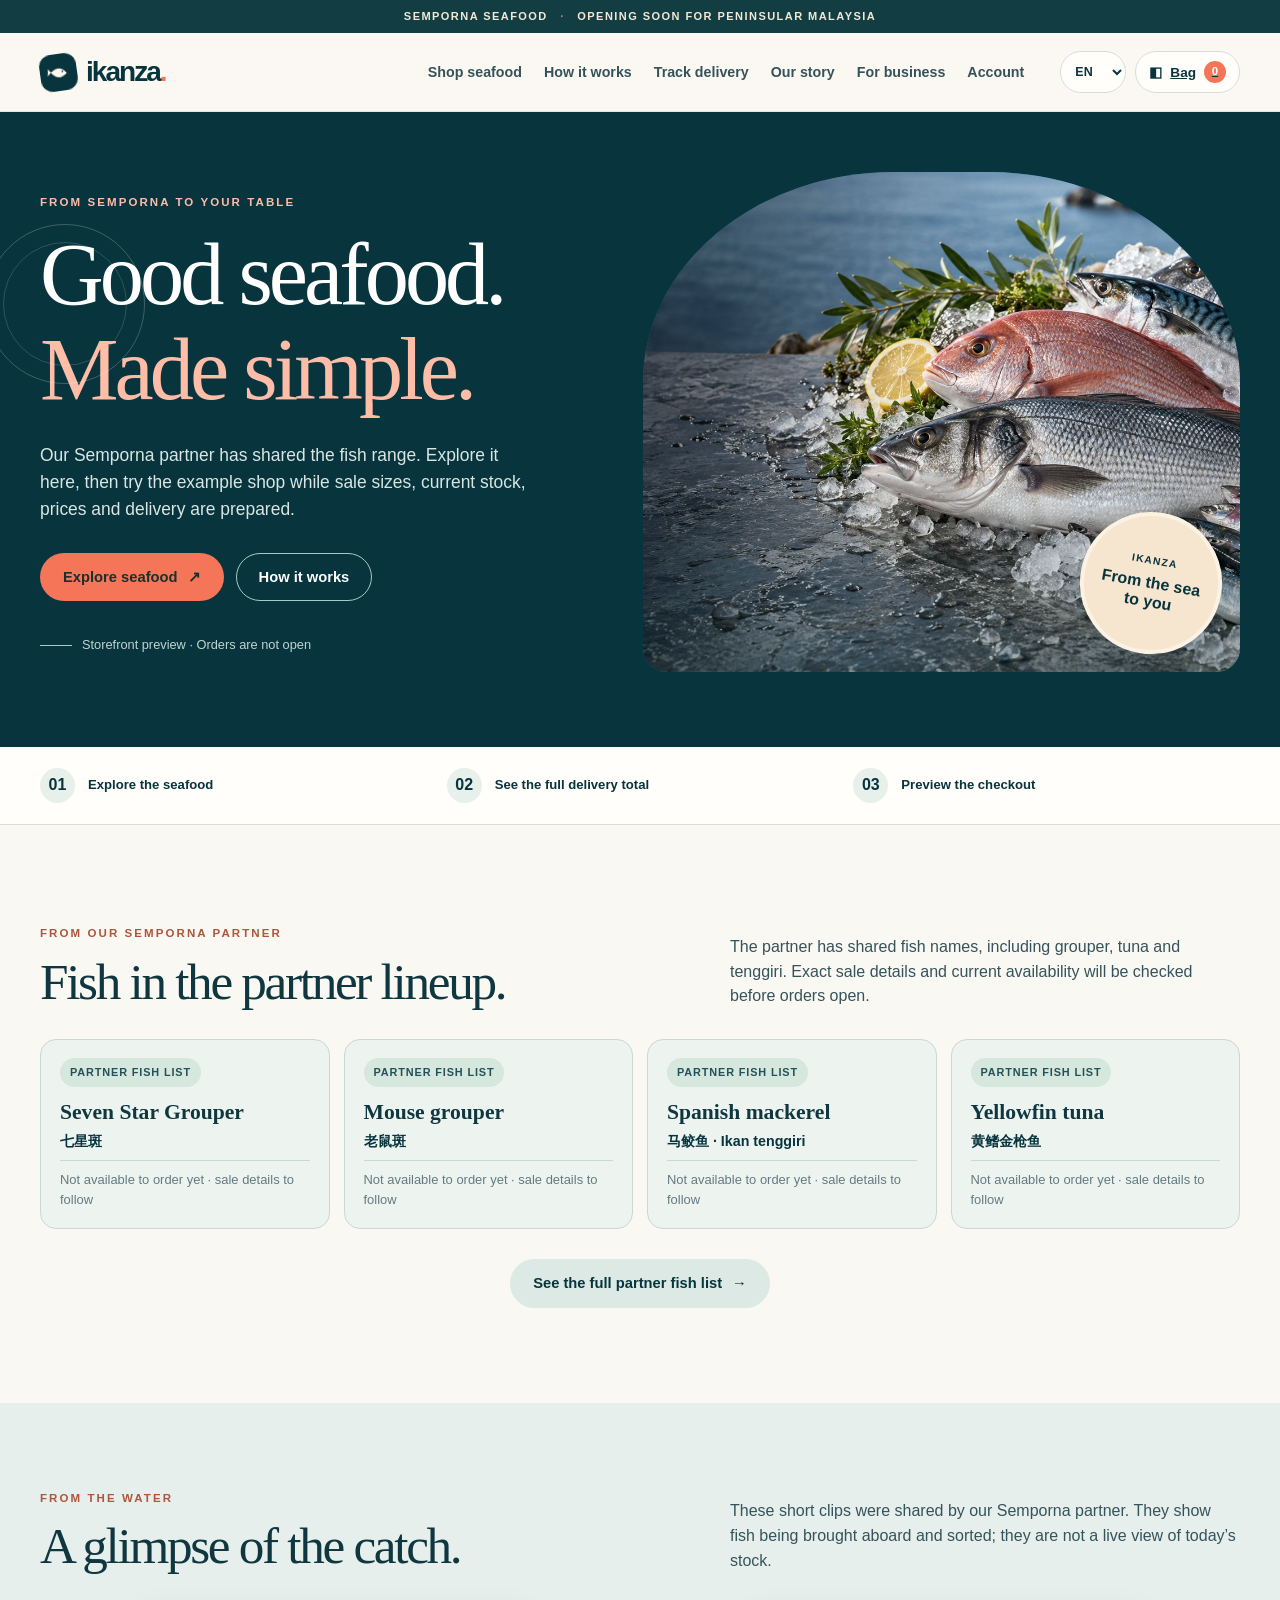
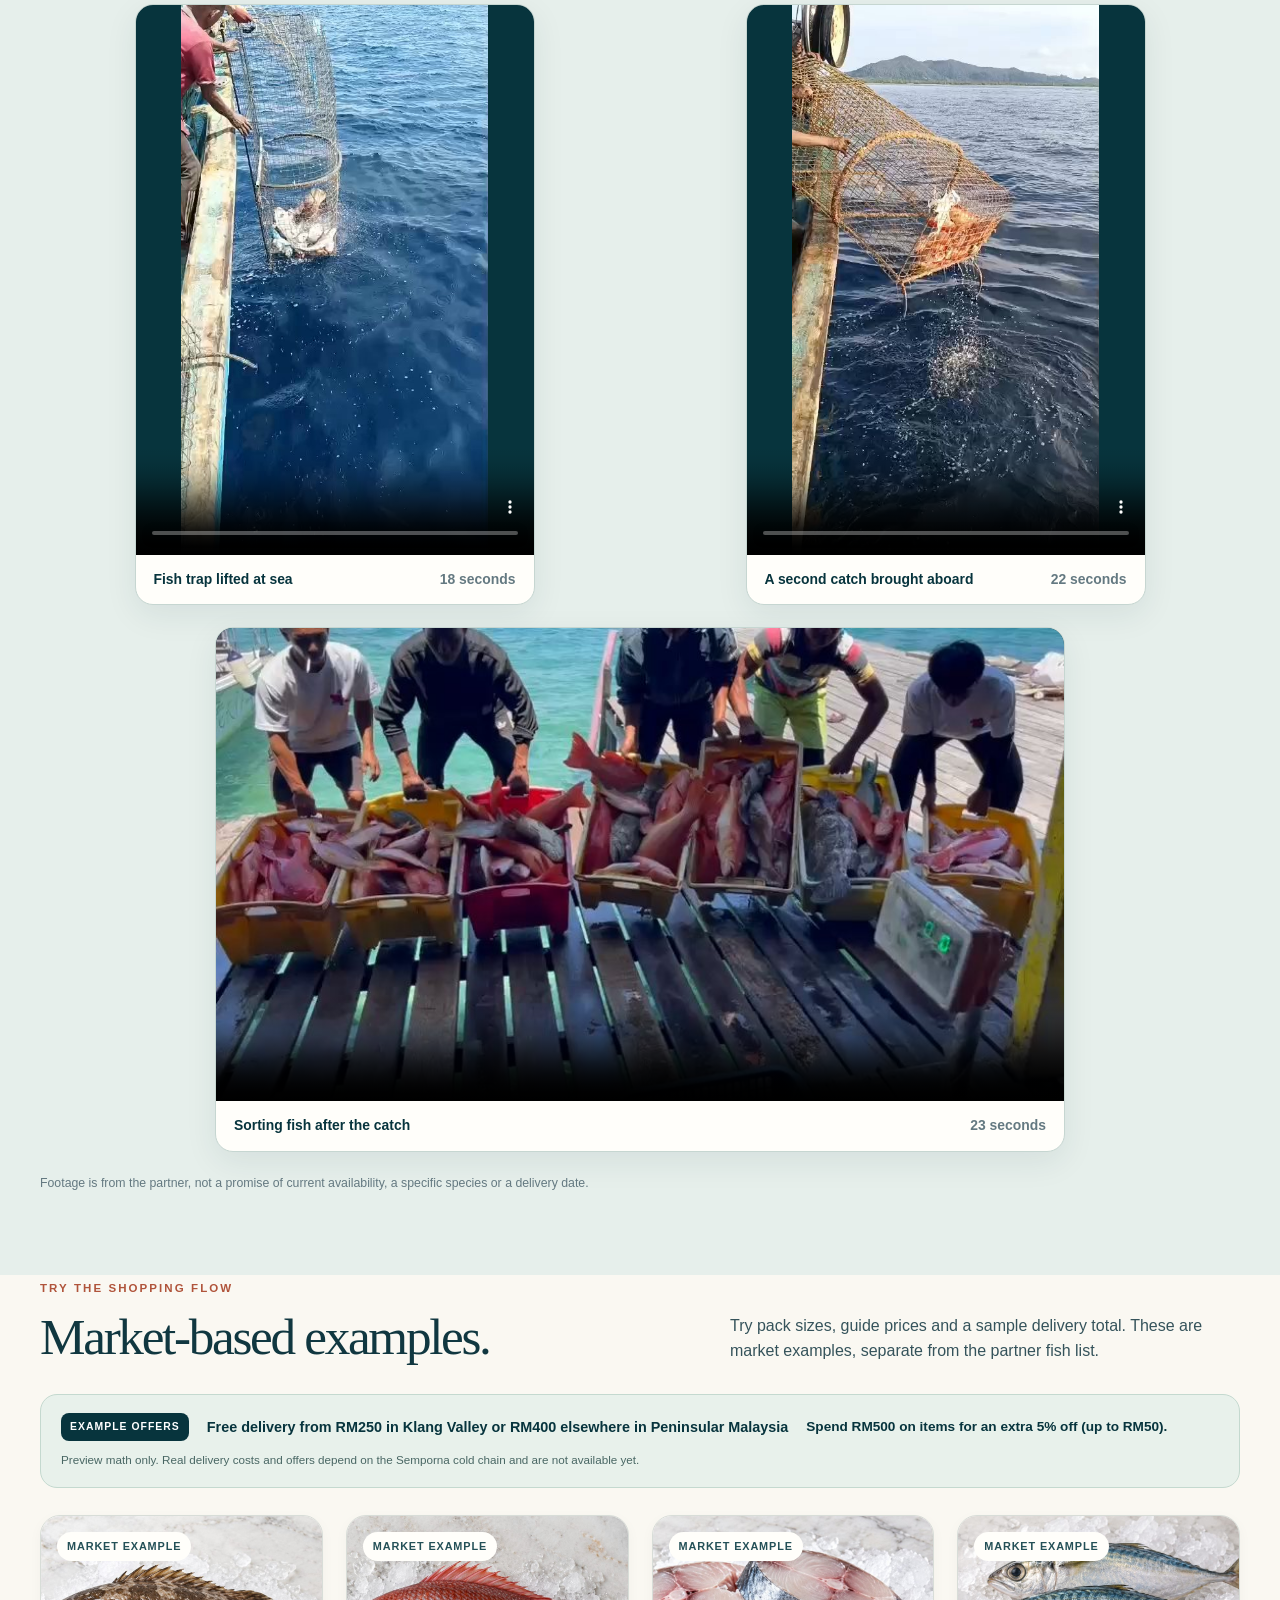
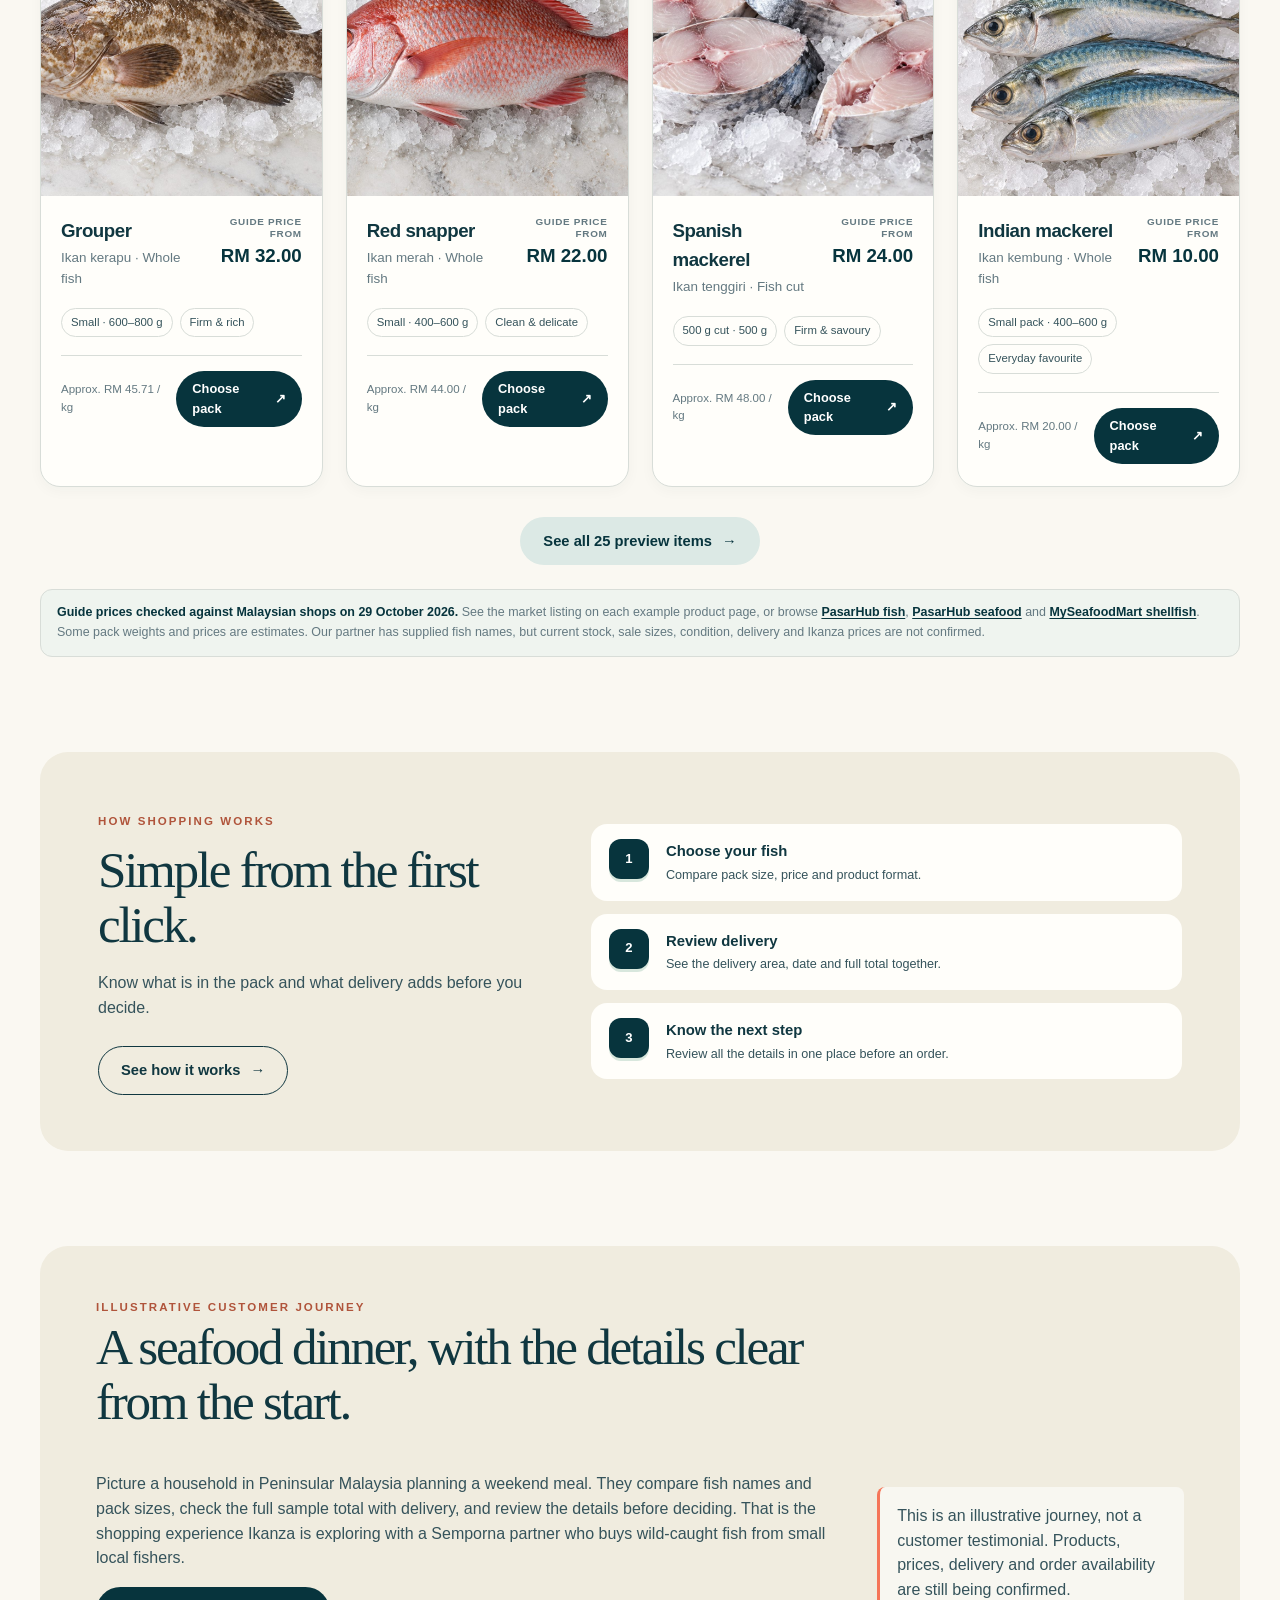
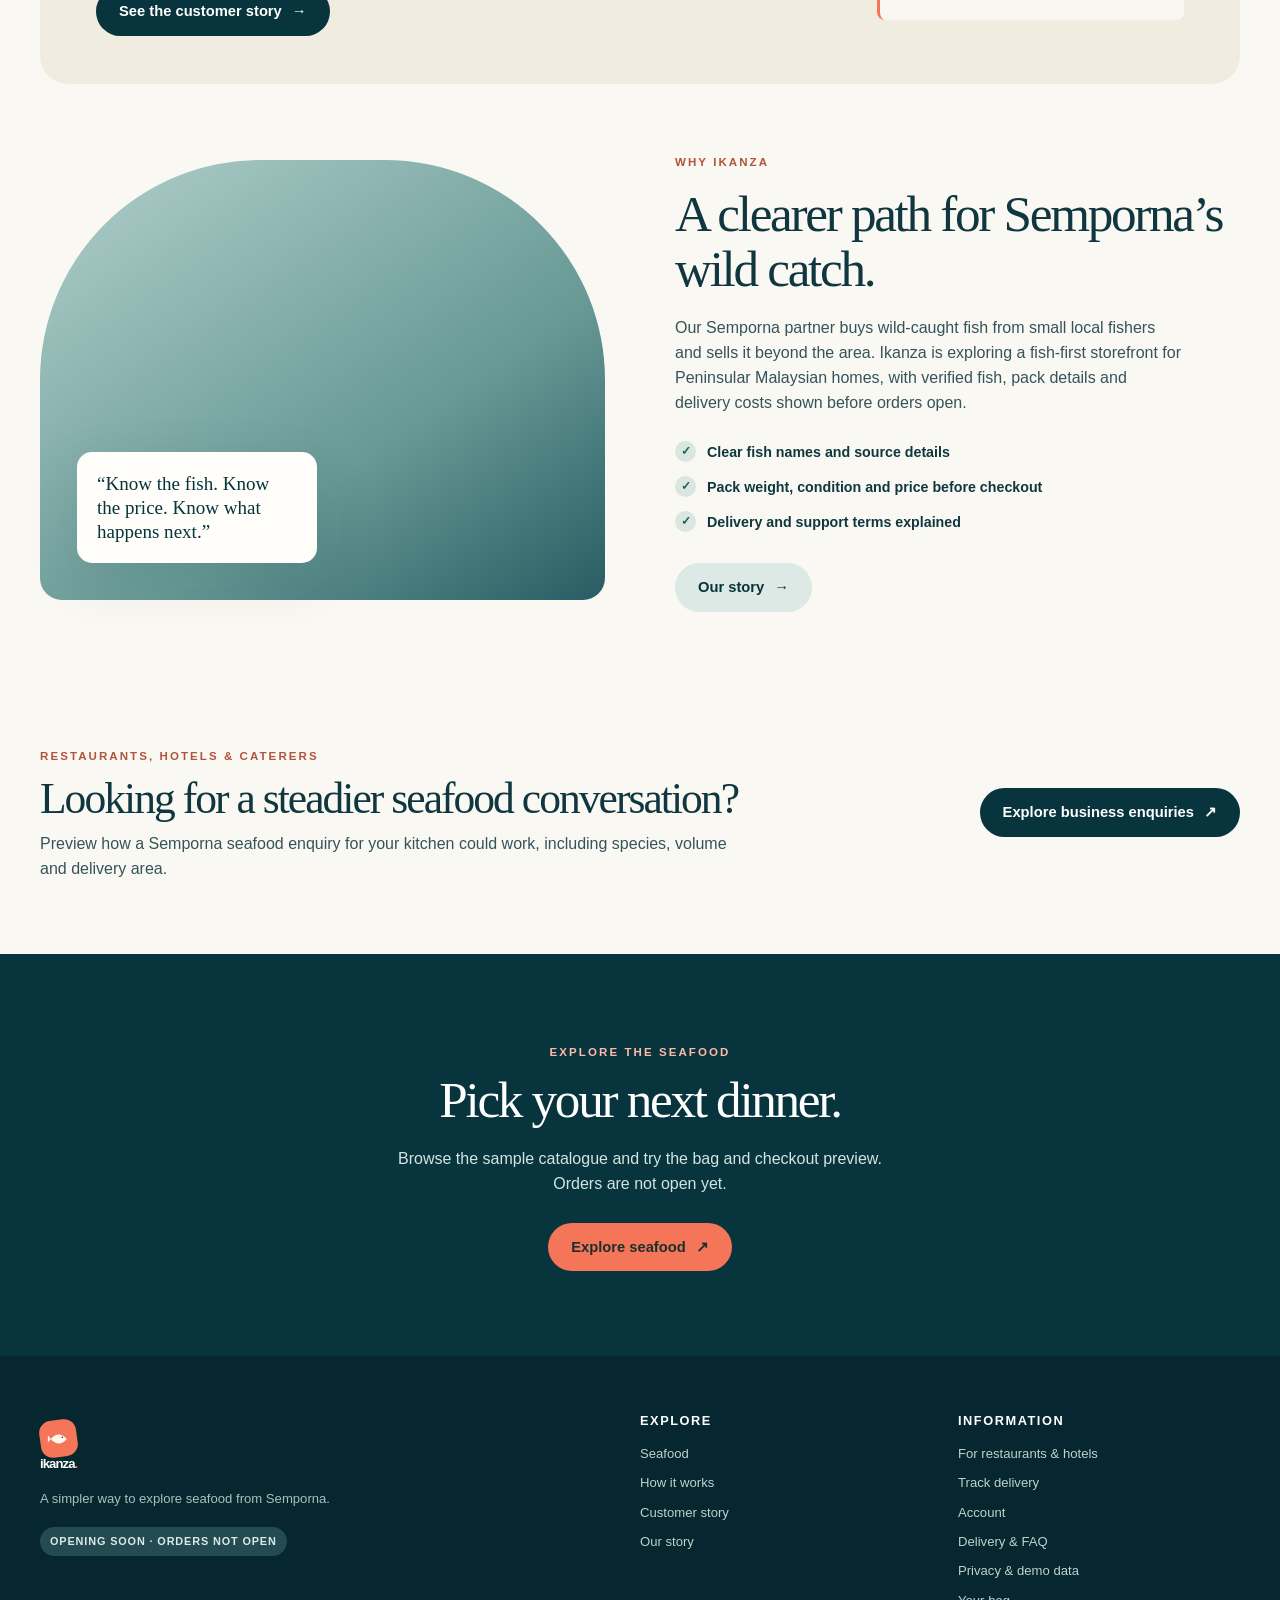
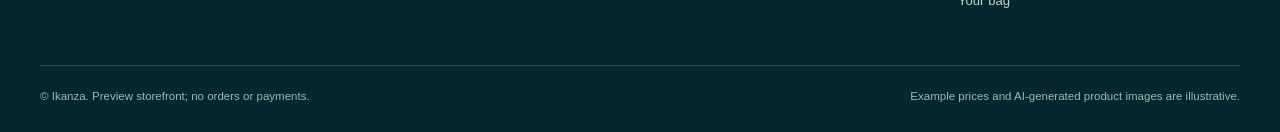
<file: index.html>
<!doctype html>
<html lang="en">
<head>
  <meta charset="utf-8">
  <meta name="viewport" content="width=device-width, initial-scale=1">
  <meta name="theme-color" content="#07333b">
  <title>Ikanza | Semporna Fish Shop Preview</title>
  <meta name="description" content="Explore fish names shared by Ikanza’s Semporna partner and try a sample seafood shop. Current stock, prices and delivery are still to come; orders are not open.">
  <link rel="canonical" href="https://ericseow980314-ui.github.io/ikanza/">
  <meta property="og:type" content="website">
  <meta property="og:title" content="Ikanza | Semporna Fish Shop Preview">
  <meta property="og:description" content="See fish names from Ikanza’s Semporna partner and try a sample shop. Stock, prices and delivery are still to come; orders are not open.">
  <meta property="og:url" content="https://ericseow980314-ui.github.io/ikanza/">
  <meta property="og:image" content="https://ericseow980314-ui.github.io/ikanza/assets/hero.jpg">
  <meta name="twitter:card" content="summary_large_image">
  <script type="application/ld+json">{"@context":"https://schema.org","@type":"WebSite","name":"Ikanza","url":"https://ericseow980314-ui.github.io/ikanza/","description":"Semporna seafood storefront preview for Peninsular Malaysia."}</script>
  <link rel="stylesheet" href="./styles.css">
  <script src="./i18n.js" defer></script>
  <script src="./app.js" defer></script>
</head>
<body>
  <div id="app"><main class="page-content container">
    <h1>Semporna seafood, made simple.</h1>
    <p>Our Semporna partner has shared the fish names for this preview. Market-based pack prices and delivery totals are examples; current stock, sale sizes and Ikanza prices are not yet confirmed. Orders are not open.</p>
    <h2>Fish in the partner lineup</h2>
    <p>These are supplier names, not orderable products. Some trade names and sourcing details still need final checks.</p>
    <ul><li>Giant grouper</li><li>Su Mei (humphead wrasse)</li><li>Seven Star Grouper</li><li>Pualu / reef fish</li><li>Shun He</li><li>Mouse grouper</li><li>Red grouper</li><li>Grouper</li><li>Golden snapper</li><li>Spanish mackerel</li><li>Sea bass</li><li>Wild red snapper</li><li>Dragon grouper</li><li>Yellowfin tuna</li><li>Barracuda</li><li>Mackerel</li></ul>
    <a href="./story/">Read our story</a> · <a href="./business/">Wholesale enquiry preview</a>
  </main></div>
  <div id="announcer" class="sr-only" role="status" aria-live="polite"></div>
</body>
</html>
</file>
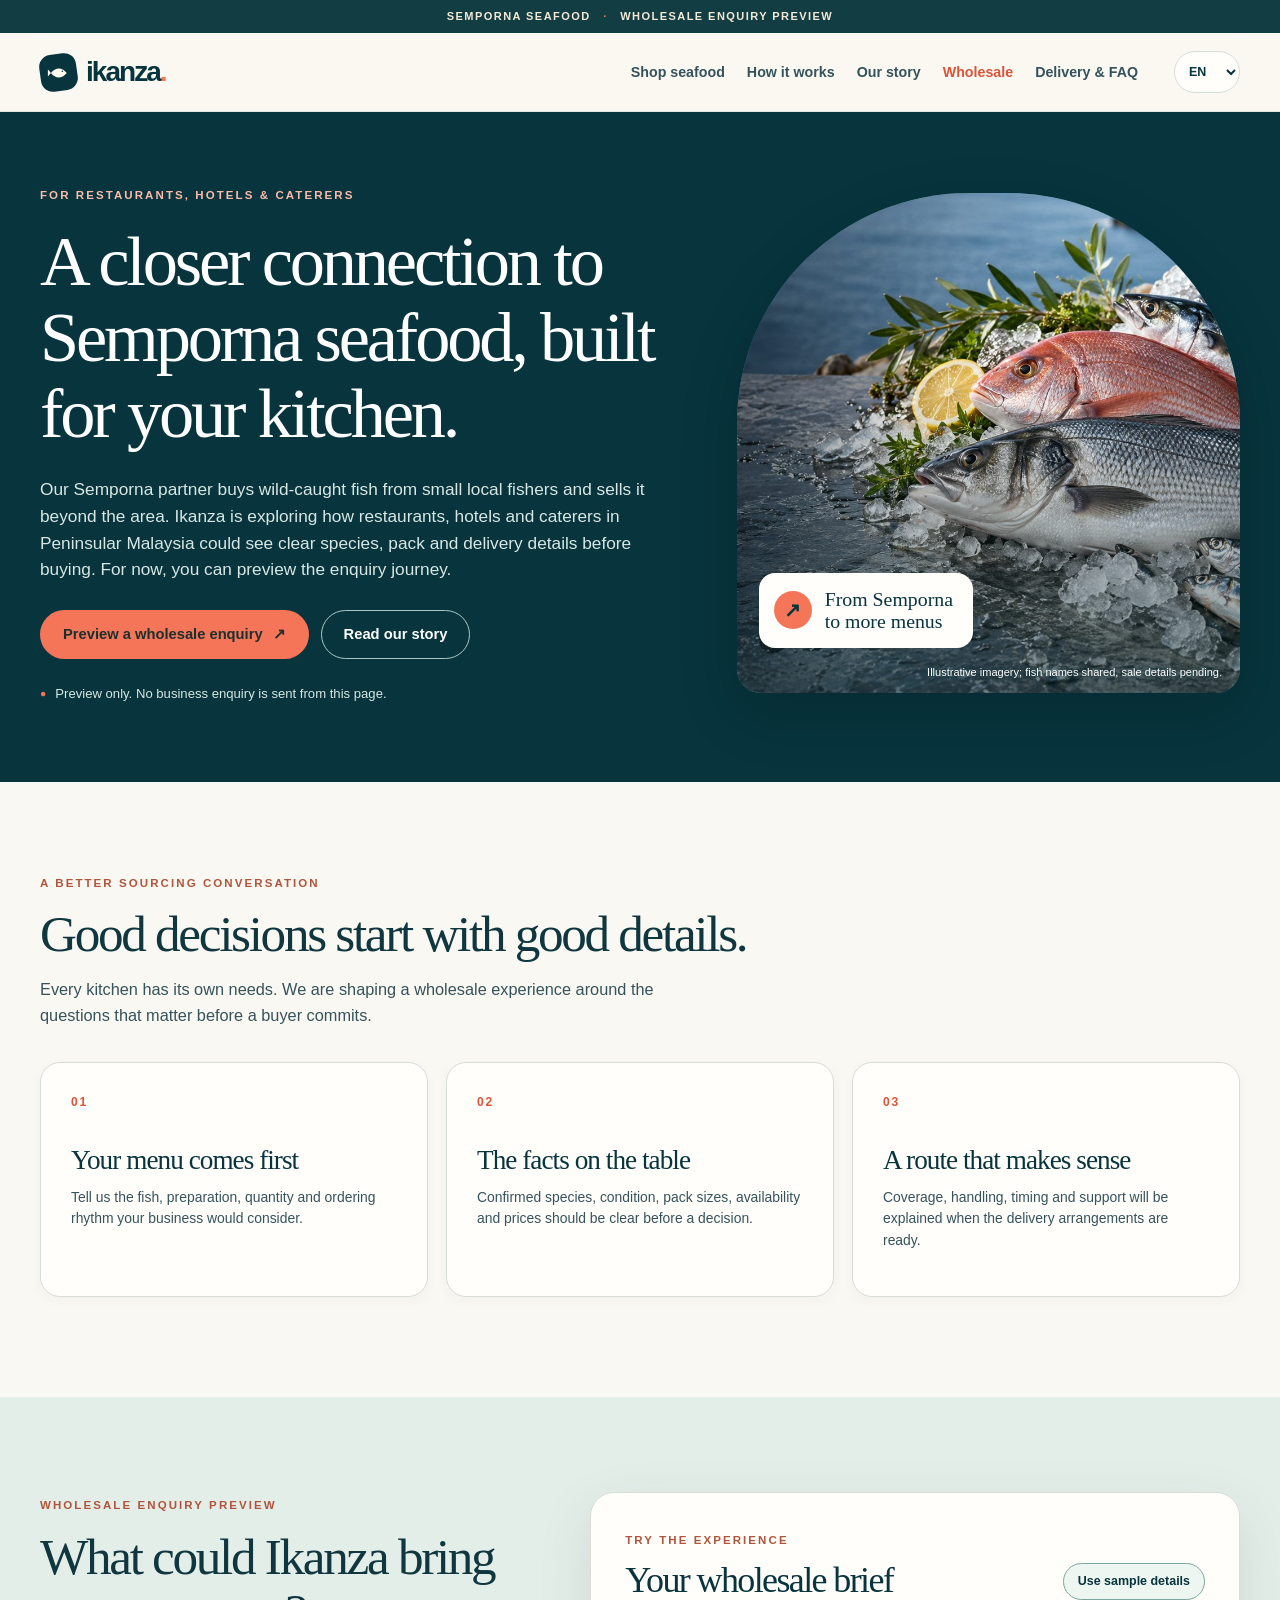
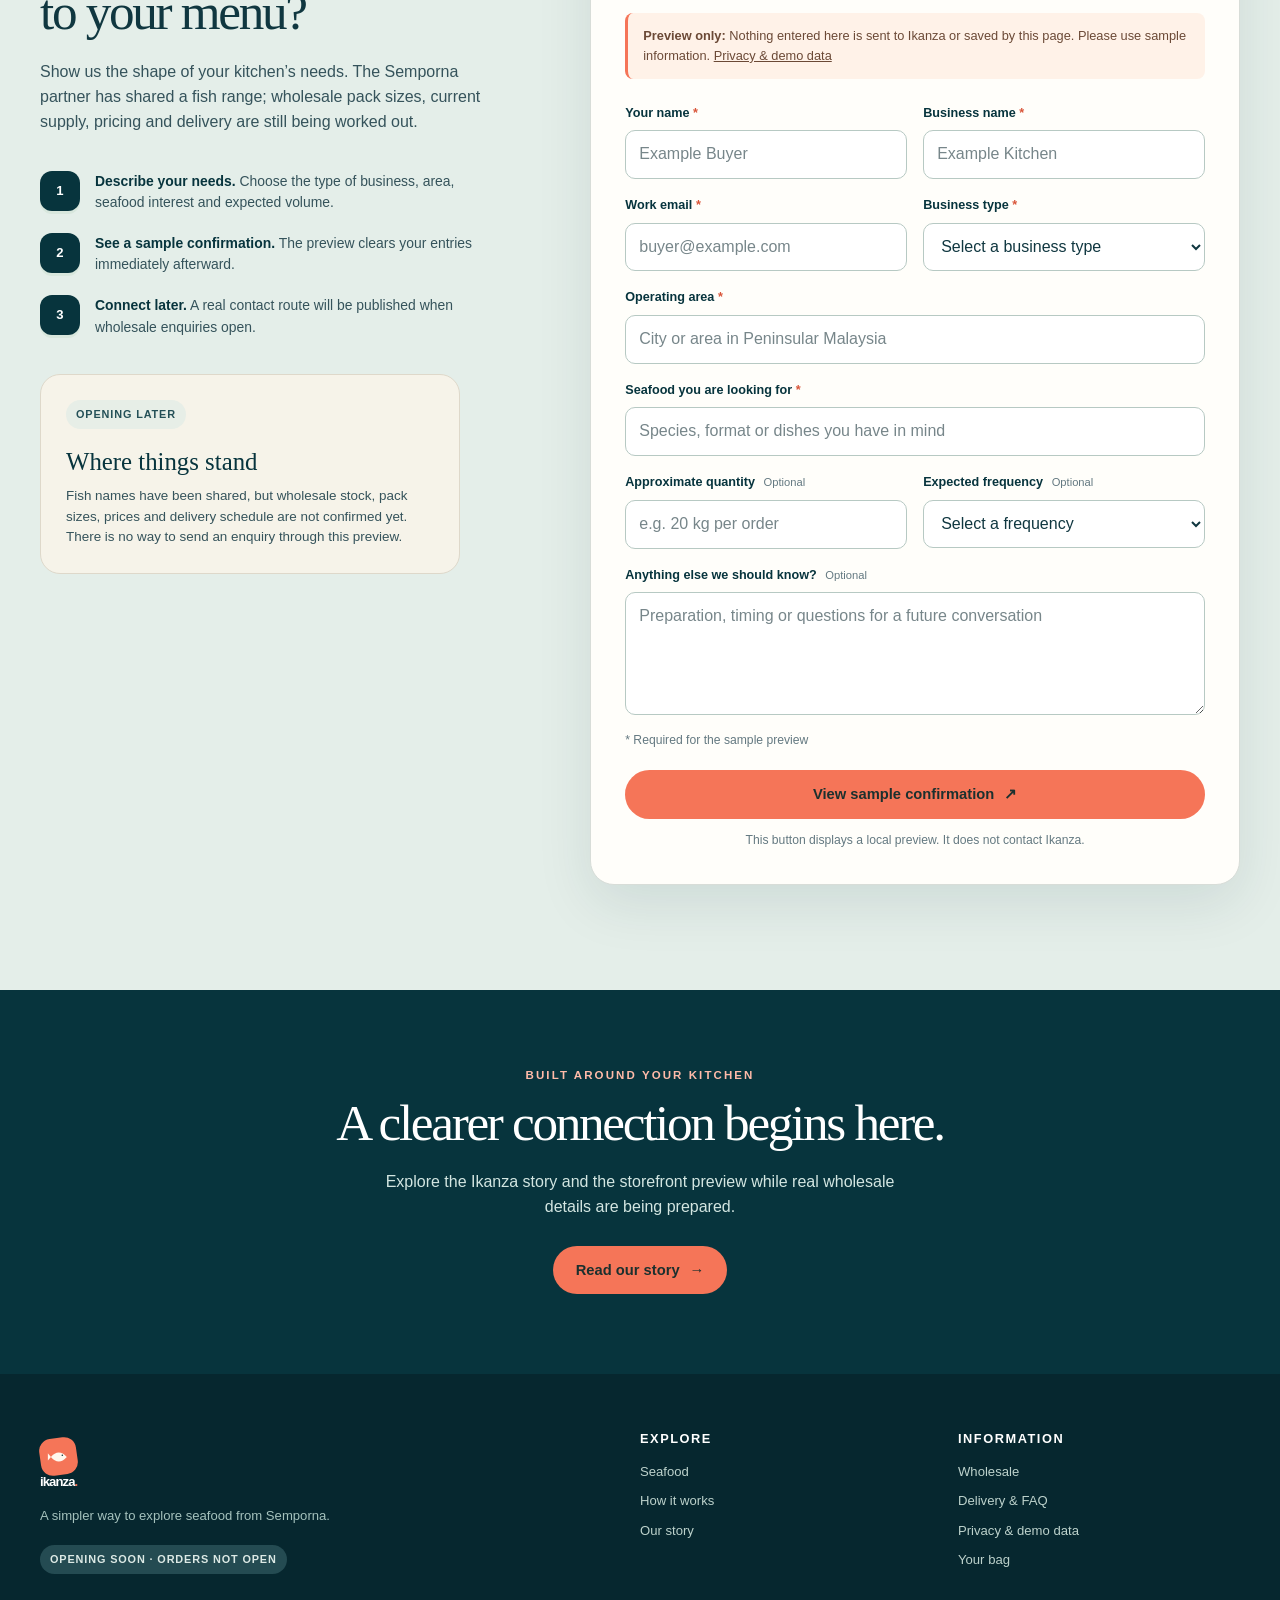
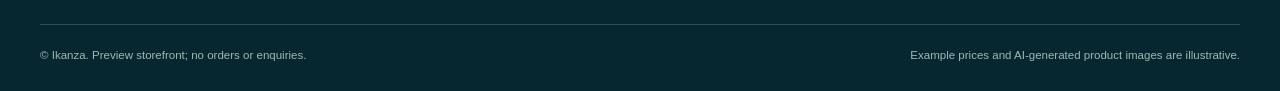
<file: business/index.html>
<!doctype html>
<html lang="en">
<head>
  <meta charset="utf-8">
  <meta name="viewport" content="width=device-width, initial-scale=1">
  <meta name="theme-color" content="#07333b">
  <meta name="robots" content="index, follow">
  <title>Wholesale Seafood Enquiries for Peninsular Malaysia | Ikanza</title>
  <meta name="description" content="Explore Ikanza’s wholesale preview for Peninsular kitchens, shaped by a Semporna buyer of wild-caught fish from small fishers. Enquiries are not open yet.">
  <link rel="canonical" href="https://ericseow980314-ui.github.io/ikanza/business/">
  <meta property="og:type" content="website">
  <meta property="og:site_name" content="Ikanza">
  <meta property="og:url" content="https://ericseow980314-ui.github.io/ikanza/business/">
  <meta property="og:title" content="Wholesale Seafood Enquiries for Peninsular Malaysia | Ikanza">
  <meta property="og:description" content="A future wholesale connection to Semporna seafood for Peninsular Malaysian kitchens. Preview the enquiry journey; enquiries are not open yet.">
  <meta property="og:image" content="https://ericseow980314-ui.github.io/ikanza/assets/hero.jpg">
  <meta property="og:image:alt" content="Illustrative seafood arrangement on ice">
  <meta name="twitter:card" content="summary_large_image">
  <link rel="stylesheet" href="../styles.css">
  <link rel="stylesheet" href="./business.css">
  <script src="../i18n.js" defer></script>
  <script src="./business-page.js" defer></script>
</head>
<body>
  <a class="skip" href="#main">Skip to content</a>
  <div class="demo-banner">SEMPORNA SEAFOOD <span aria-hidden="true">·</span> WHOLESALE ENQUIRY PREVIEW</div>
  <header class="site-header">
    <div class="container nav">
      <a class="brand" href="../#home" aria-label="Ikanza home">
        <span class="brand-mark" aria-hidden="true"><svg viewBox="0 0 32 32" fill="none"><path d="M6 16c5.3-6.5 12.5-8.2 19.5 0-7 8.2-14.2 6.5-19.5 0Z" fill="#fff8ee"/><path d="m6 16-3.8-4.5v9L6 16Z" fill="#fff8ee"/><circle cx="20" cy="14" r="1" fill="#07343d"/></svg></span>
        <span>ikanza<span style="color:#f57558">.</span></span>
      </a>
      <nav class="nav-links" aria-label="Main navigation">
        <a href="../#shop">Shop seafood</a>
        <a href="../#how">How it works</a>
        <a href="../story/">Our story</a>
        <a href="./" aria-current="page">Wholesale</a>
        <a href="../#help">Delivery &amp; FAQ</a>
      </nav>
      <div class="nav-actions">
        <label class="language-wrap"><span class="sr-only">Choose language</span><select class="language-select" data-language aria-label="Choose language"><option value="en">EN</option><option value="my">BM</option><option value="cn">中文</option></select></label>
        <button class="icon-button menu-button" type="button" data-menu aria-label="Open menu" aria-expanded="false" aria-controls="business-mobile-menu">☰</button>
      </div>
    </div>
    <nav id="business-mobile-menu" class="mobile-menu container" aria-label="Mobile navigation">
      <a href="../#shop">Shop seafood</a>
      <a href="../#how">How it works</a>
      <a href="../story/">Our story</a>
      <a href="./" aria-current="page">Wholesale</a>
      <a href="../#help">Delivery &amp; FAQ</a>
      <a href="../privacy/">Privacy &amp; demo data</a>
    </nav>
  </header>

  <main id="main">
    <section class="business-hero" aria-labelledby="business-title">
      <div class="container business-hero-grid">
        <div class="business-hero-copy">
          <span class="eyebrow light">For restaurants, hotels &amp; caterers</span>
          <h1 id="business-title">A closer connection to Semporna seafood, built for your kitchen.</h1>
          <p>Our Semporna partner buys wild-caught fish from small local fishers and sells it beyond the area. Ikanza is exploring how restaurants, hotels and caterers in Peninsular Malaysia could see clear species, pack and delivery details before buying. For now, you can preview the enquiry journey.</p>
          <div class="business-hero-actions">
            <a class="btn btn-primary" href="#enquiry">Preview a wholesale enquiry <span aria-hidden="true">↗</span></a>
            <a class="btn business-hero-outline" href="../story/">Read our story</a>
          </div>
          <p class="business-hero-note"><span aria-hidden="true">●</span> Preview only. No business enquiry is sent from this page.</p>
        </div>
        <div class="business-hero-visual">
          <img src="../assets/hero.jpg" alt="Illustrative seafood arrangement on ice">
          <div class="business-visual-card"><span class="business-visual-icon" aria-hidden="true">↗</span><span>From Semporna<br>to more menus</span></div>
          <div class="business-image-note">Illustrative imagery; fish names shared, sale details pending.</div>
        </div>
      </div>
    </section>

    <section class="section container business-intro" aria-labelledby="business-intro-title">
      <div class="business-section-heading">
        <span class="eyebrow">A better sourcing conversation</span>
        <h2 id="business-intro-title">Good decisions start with good details.</h2>
        <p>Every kitchen has its own needs. We are shaping a wholesale experience around the questions that matter before a buyer commits.</p>
      </div>
      <div class="business-value-grid">
        <article class="business-value-card"><span class="business-value-number">01</span><h3>Your menu comes first</h3><p>Tell us the fish, preparation, quantity and ordering rhythm your business would consider.</p></article>
        <article class="business-value-card"><span class="business-value-number">02</span><h3>The facts on the table</h3><p>Confirmed species, condition, pack sizes, availability and prices should be clear before a decision.</p></article>
        <article class="business-value-card"><span class="business-value-number">03</span><h3>A route that makes sense</h3><p>Coverage, handling, timing and support will be explained when the delivery arrangements are ready.</p></article>
      </div>
    </section>

    <section class="business-enquiry-section" id="enquiry" aria-labelledby="enquiry-title">
      <div class="container business-enquiry-grid">
        <div class="business-enquiry-copy">
          <span class="eyebrow">Wholesale enquiry preview</span>
          <h2 id="enquiry-title">What could Ikanza bring to your menu?</h2>
          <p>Show us the shape of your kitchen’s needs. The Semporna partner has shared a fish range; wholesale pack sizes, current supply, pricing and delivery are still being worked out.</p>
          <div class="business-process">
            <div><span class="step-num" aria-hidden="true">1</span><p><strong>Describe your needs.</strong> Choose the type of business, area, seafood interest and expected volume.</p></div>
            <div><span class="step-num" aria-hidden="true">2</span><p><strong>See a sample confirmation.</strong> The preview clears your entries immediately afterward.</p></div>
            <div><span class="step-num" aria-hidden="true">3</span><p><strong>Connect later.</strong> A real contact route will be published when wholesale enquiries open.</p></div>
          </div>
          <aside class="business-status-card" aria-label="Current wholesale status"><span class="pill">Opening later</span><h3>Where things stand</h3><p>Fish names have been shared, but wholesale stock, pack sizes, prices and delivery schedule are not confirmed yet. There is no way to send an enquiry through this preview.</p></aside>
        </div>
        <div class="business-form-card">
          <div class="business-form-top"><div><span class="eyebrow">Try the experience</span><h3>Your wholesale brief</h3></div><button class="sample-fill" type="button" id="business-sample-fill">Use sample details</button></div>
          <p class="business-form-notice" id="business-privacy-note"><strong>Preview only:</strong> Nothing entered here is sent to Ikanza or saved by this page. Please use sample information. <a href="../privacy/">Privacy &amp; demo data</a></p>
          <div id="business-form" role="form" aria-label="Wholesale enquiry preview" aria-describedby="business-privacy-note">
            <div class="business-fields">
              <div class="business-field"><label for="buyer-name">Your name <span aria-hidden="true">*</span></label><input id="buyer-name" name="buyer-name" type="text" autocomplete="off" required maxlength="100" placeholder="Example Buyer"></div>
              <div class="business-field"><label for="business-name">Business name <span aria-hidden="true">*</span></label><input id="business-name" name="business-name" type="text" autocomplete="off" required maxlength="120" placeholder="Example Kitchen"></div>
              <div class="business-field"><label for="business-email">Work email <span aria-hidden="true">*</span></label><input id="business-email" name="business-email" type="email" autocomplete="off" required maxlength="254" placeholder="buyer@example.com"></div>
              <div class="business-field"><label for="business-type">Business type <span aria-hidden="true">*</span></label><select id="business-type" name="business-type" required><option value="">Select a business type</option><option value="restaurant">Restaurant</option><option value="hotel">Hotel</option><option value="caterer">Caterer</option><option value="other">Other food business</option></select></div>
              <div class="business-field business-field-full"><label for="business-area">Operating area <span aria-hidden="true">*</span></label><input id="business-area" name="business-area" type="text" autocomplete="off" required maxlength="120" placeholder="City or area in Peninsular Malaysia"></div>
              <div class="business-field business-field-full"><label for="seafood-interest">Seafood you are looking for <span aria-hidden="true">*</span></label><input id="seafood-interest" name="seafood-interest" type="text" autocomplete="off" required maxlength="160" placeholder="Species, format or dishes you have in mind"></div>
              <div class="business-field"><label for="business-quantity">Approximate quantity <span class="business-optional">Optional</span></label><input id="business-quantity" name="business-quantity" type="text" autocomplete="off" maxlength="80" placeholder="e.g. 20 kg per order"></div>
              <div class="business-field"><label for="business-frequency">Expected frequency <span class="business-optional">Optional</span></label><select id="business-frequency" name="business-frequency"><option value="">Select a frequency</option><option value="weekly">Weekly</option><option value="fortnightly">Every two weeks</option><option value="monthly">Monthly</option><option value="event">One event or occasion</option><option value="exploring">Still exploring</option></select></div>
              <div class="business-field business-field-full"><label for="business-message">Anything else we should know? <span class="business-optional">Optional</span></label><textarea id="business-message" name="business-message" rows="4" autocomplete="off" maxlength="1000" placeholder="Preparation, timing or questions for a future conversation"></textarea></div>
            </div>
            <p class="business-required-note">* Required for the sample preview</p>
            <button class="btn btn-primary business-preview-button" type="button" id="business-preview-button">View sample confirmation <span aria-hidden="true">↗</span></button>
            <p class="business-submit-note">This button displays a local preview. It does not contact Ikanza.</p>
          </div>
          <section class="business-confirmation" id="business-confirmation" tabindex="-1" aria-labelledby="business-confirmation-title" hidden>
            <div class="business-confirmation-icon" aria-hidden="true">✓</div>
            <span class="eyebrow">Sample confirmation</span>
            <h3 id="business-confirmation-title">Your preview is complete.</h3>
            <p>No enquiry was sent, no reply is expected, and the details you entered have been cleared from the form. When Ikanza opens wholesale enquiries, this is where you would receive a real confirmation and next steps.</p>
            <button class="btn btn-dark" type="button" id="business-start-again">Try the preview again</button>
          </section>
        </div>
      </div>
    </section>

    <section class="cta-section business-closing">
      <span class="eyebrow light">Built around your kitchen</span>
      <h2>A clearer connection begins here.</h2>
      <p>Explore the Ikanza story and the storefront preview while real wholesale details are being prepared.</p>
      <a href="../story/" class="btn btn-primary">Read our story <span aria-hidden="true">→</span></a>
    </section>
  </main>

  <footer class="site-footer"><div class="container">
    <div class="footer-grid">
      <div><a href="../#home" class="brand"><span class="brand-mark" aria-hidden="true"><svg viewBox="0 0 32 32" fill="none"><path d="M6 16c5.3-6.5 12.5-8.2 19.5 0-7 8.2-14.2 6.5-19.5 0Z" fill="#fff8ee"/><path d="m6 16-3.8-4.5v9L6 16Z" fill="#fff8ee"/><circle cx="20" cy="14" r="1" fill="#07343d"/></svg></span><span>ikanza<span style="color:#f57558">.</span></span></a><p>A simpler way to explore seafood from Semporna.</p><span class="pill" style="background:#244b52;color:#dce9e5">Opening soon · Orders not open</span></div>
      <div><h3>Explore</h3><a href="../#shop">Seafood</a><a href="../#how">How it works</a><a href="../story/">Our story</a></div>
      <div><h3>Information</h3><a href="./">Wholesale</a><a href="../#help">Delivery &amp; FAQ</a><a href="../privacy/">Privacy &amp; demo data</a><a href="../#cart">Your bag</a></div>
    </div>
    <div class="footer-bottom"><span>© Ikanza. Preview storefront; no orders or enquiries.</span><span>Example prices and AI-generated product images are illustrative.</span></div>
  </div></footer>
</body>
</html>
</file>
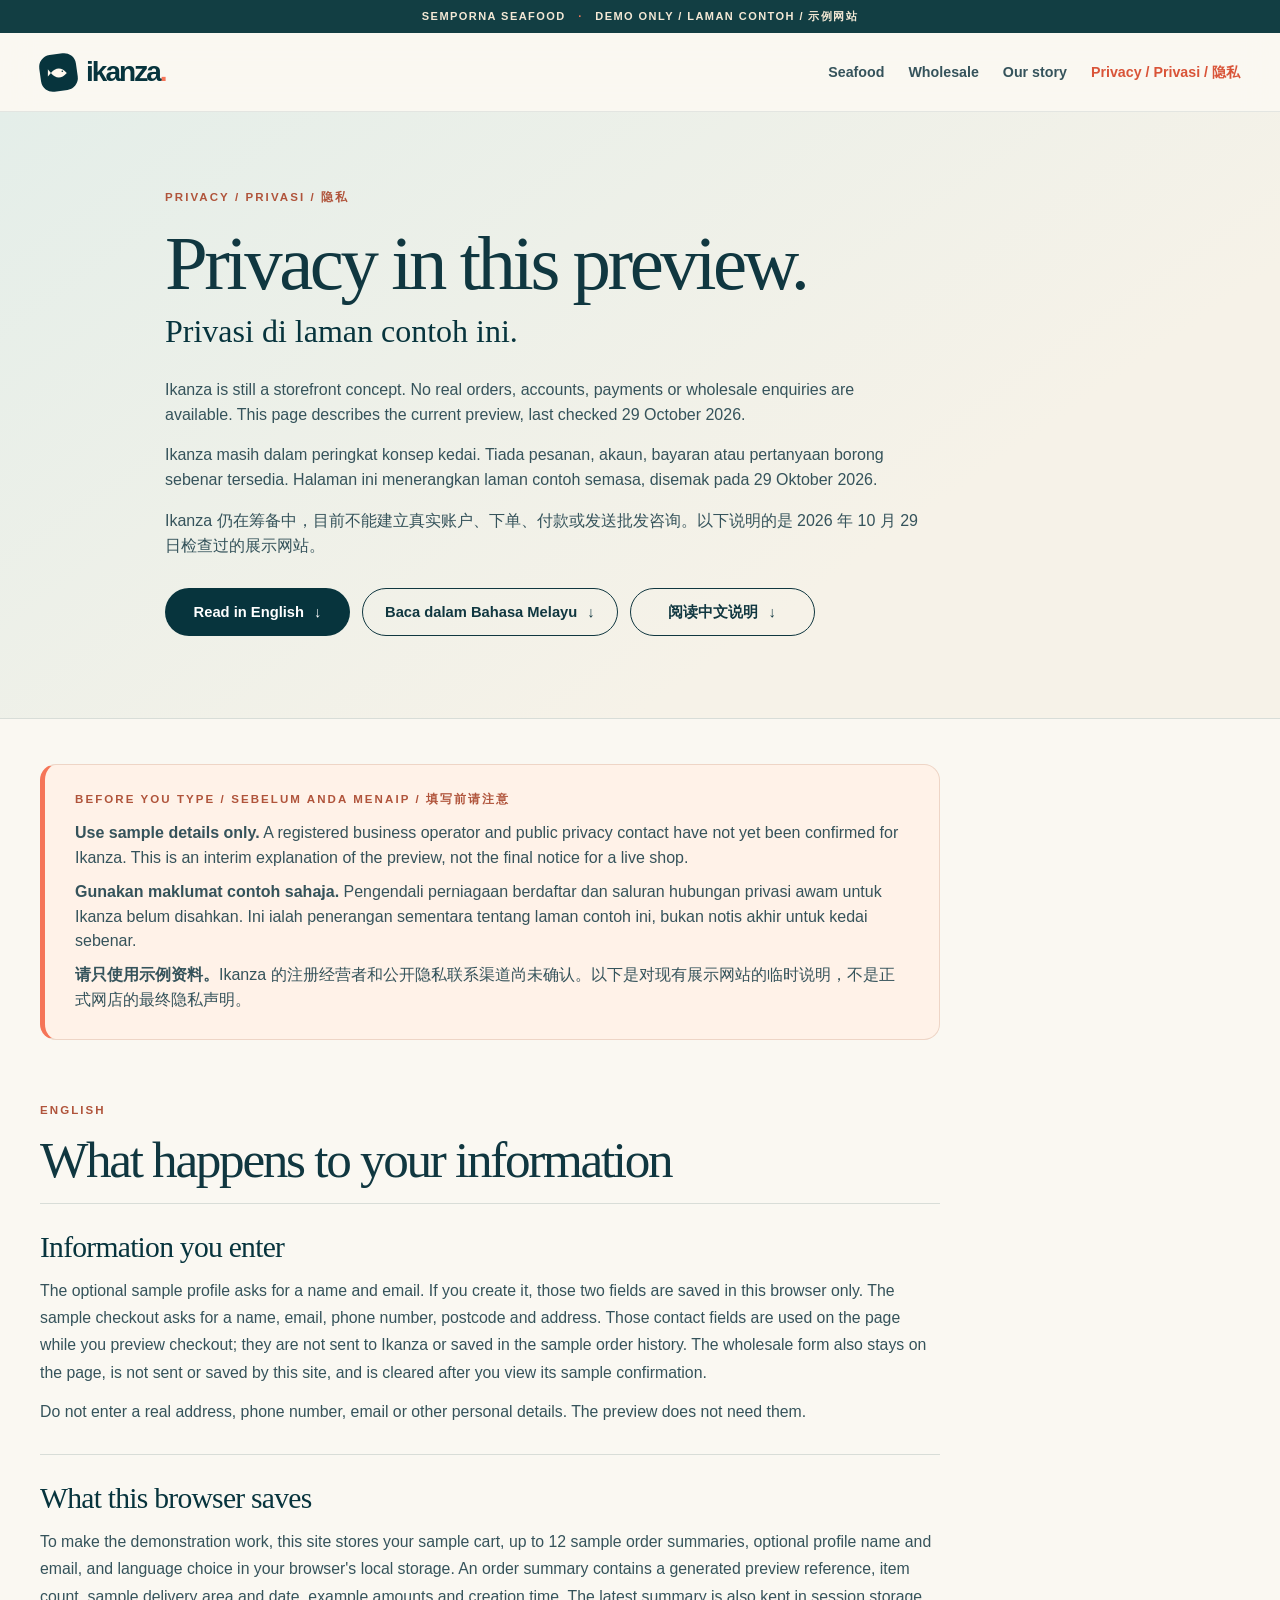
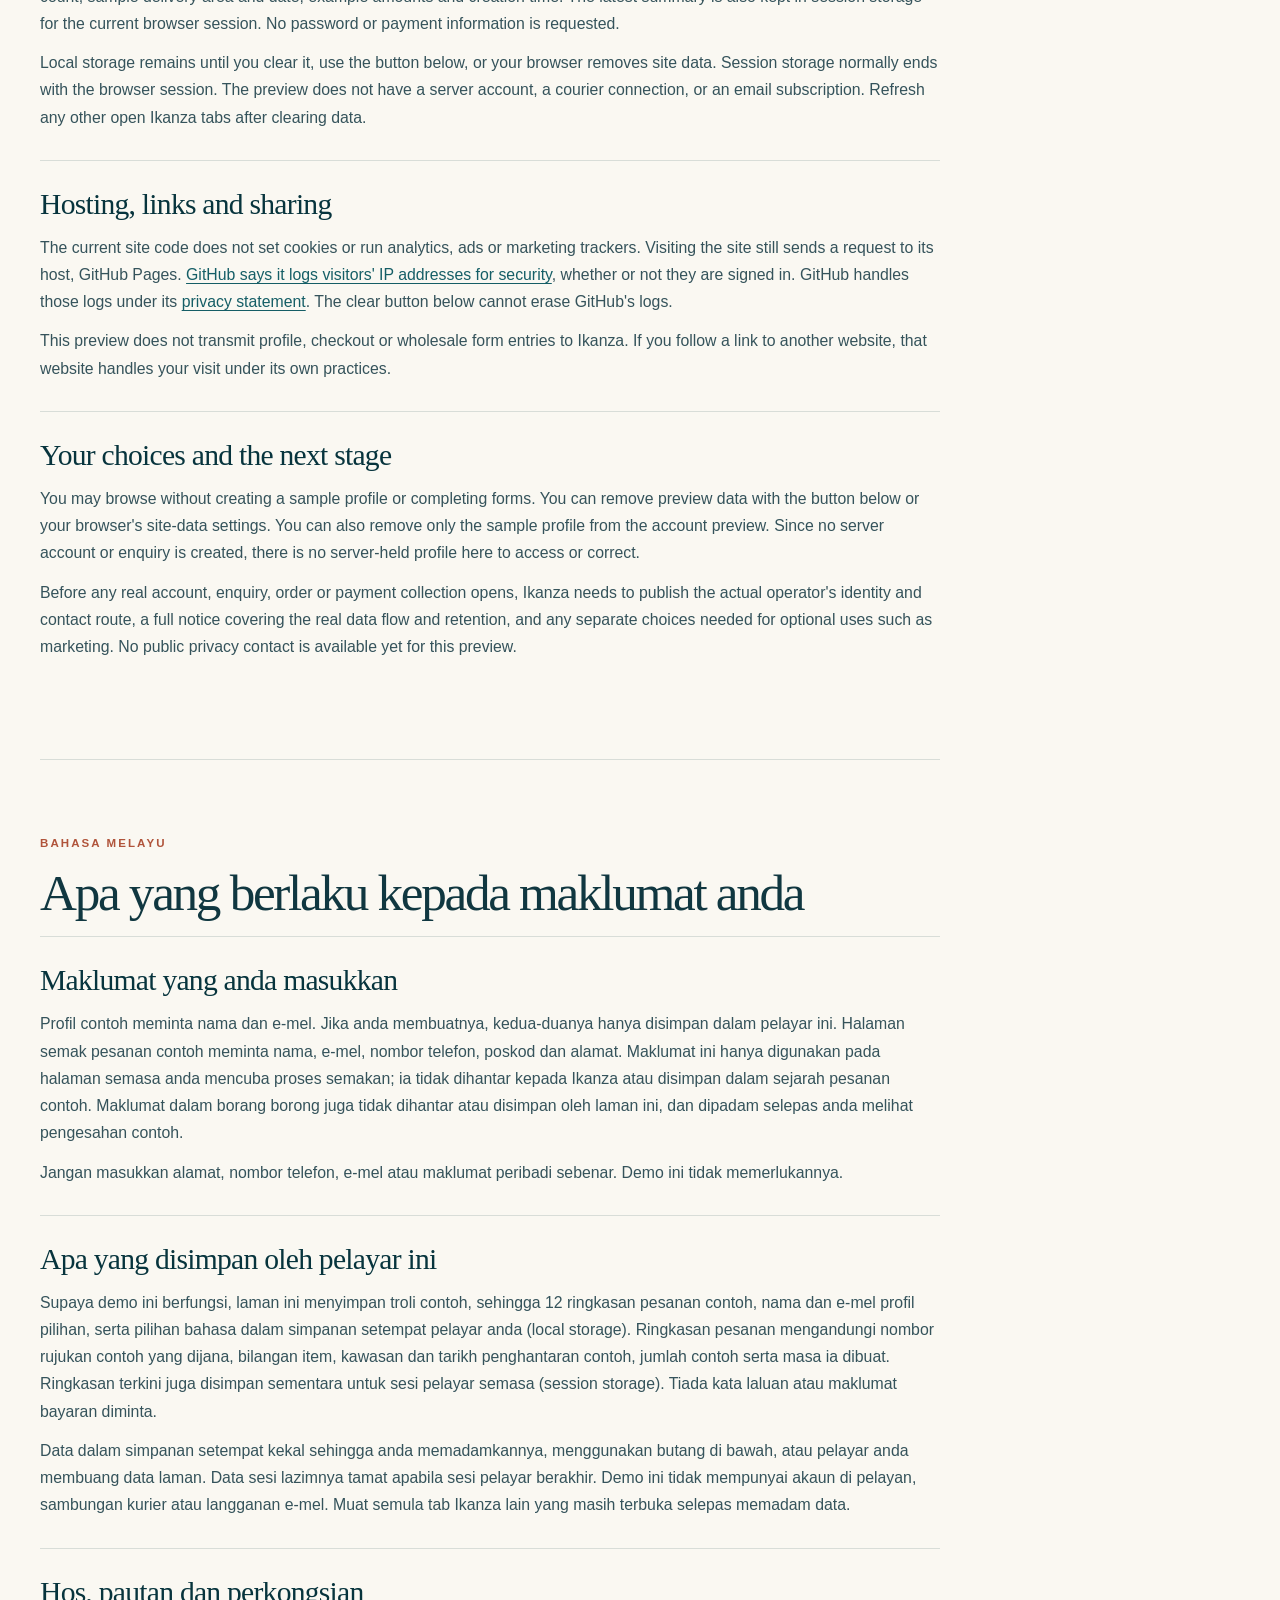
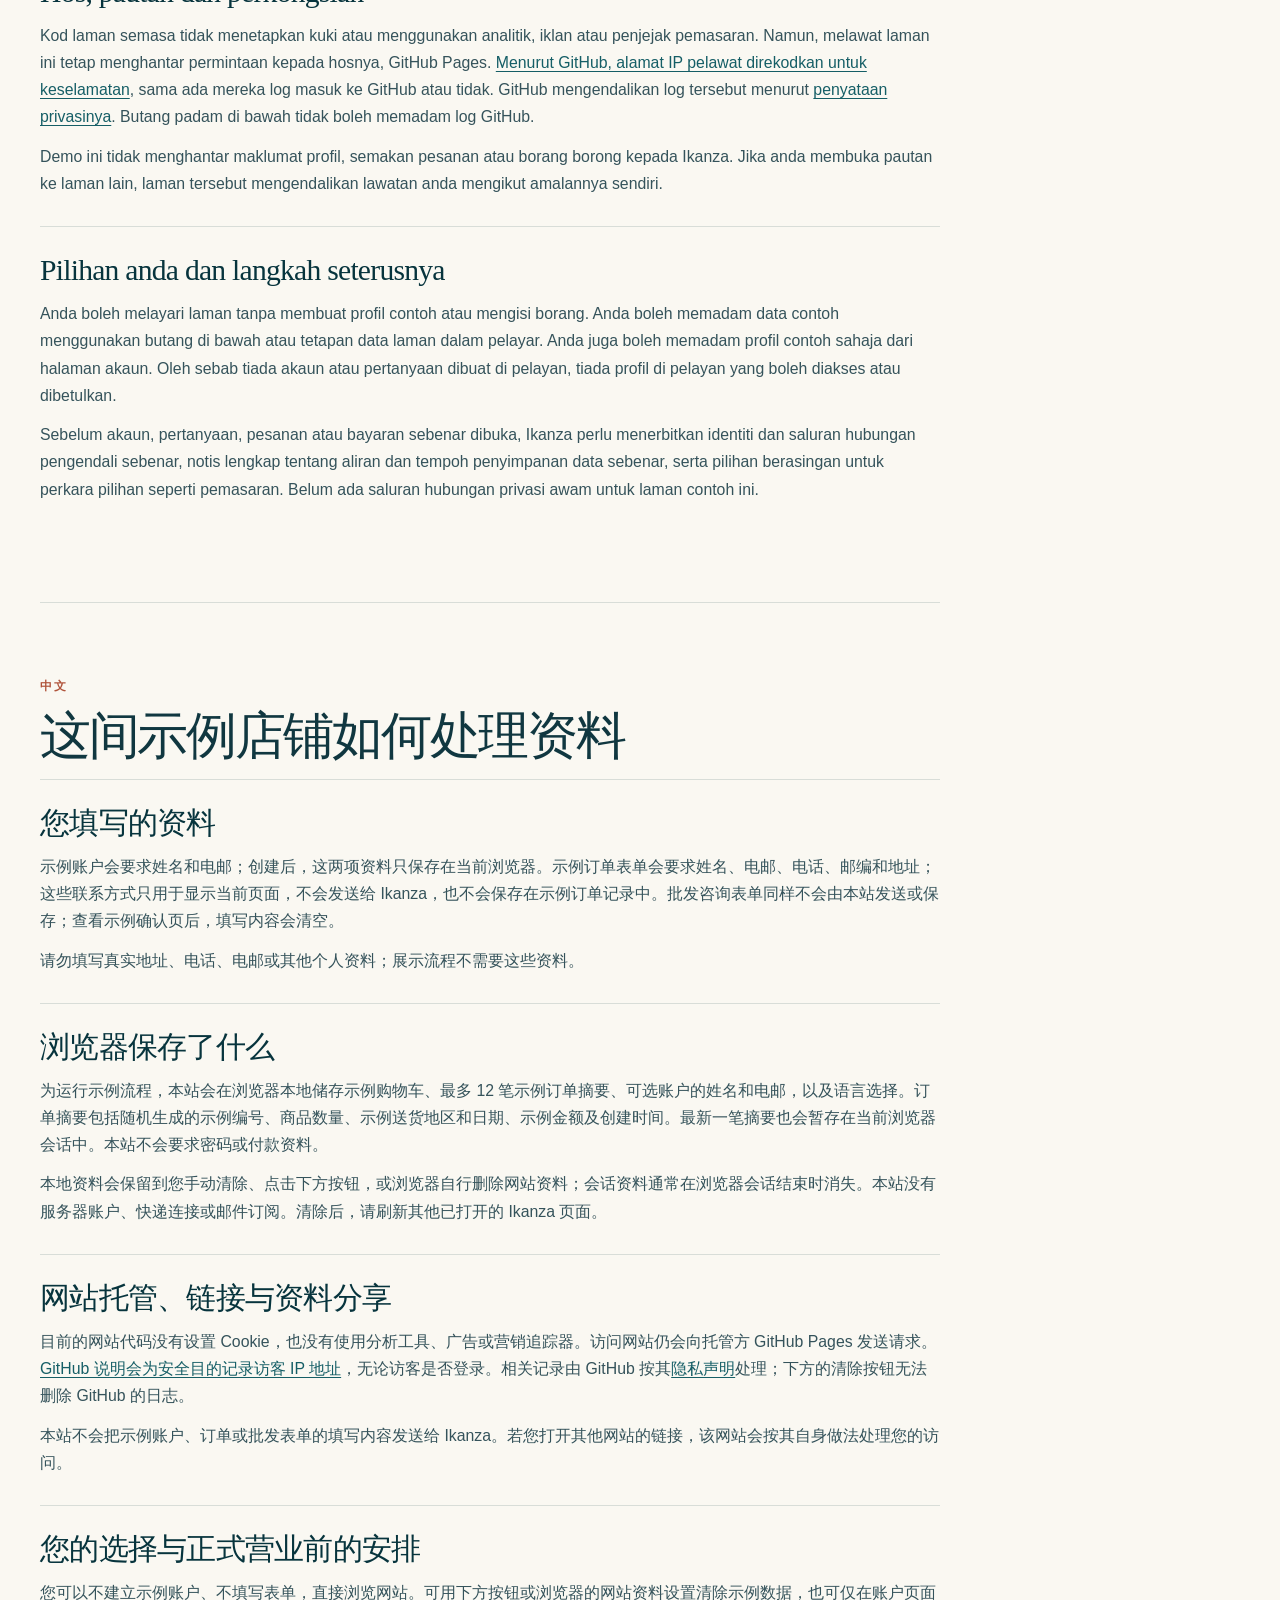
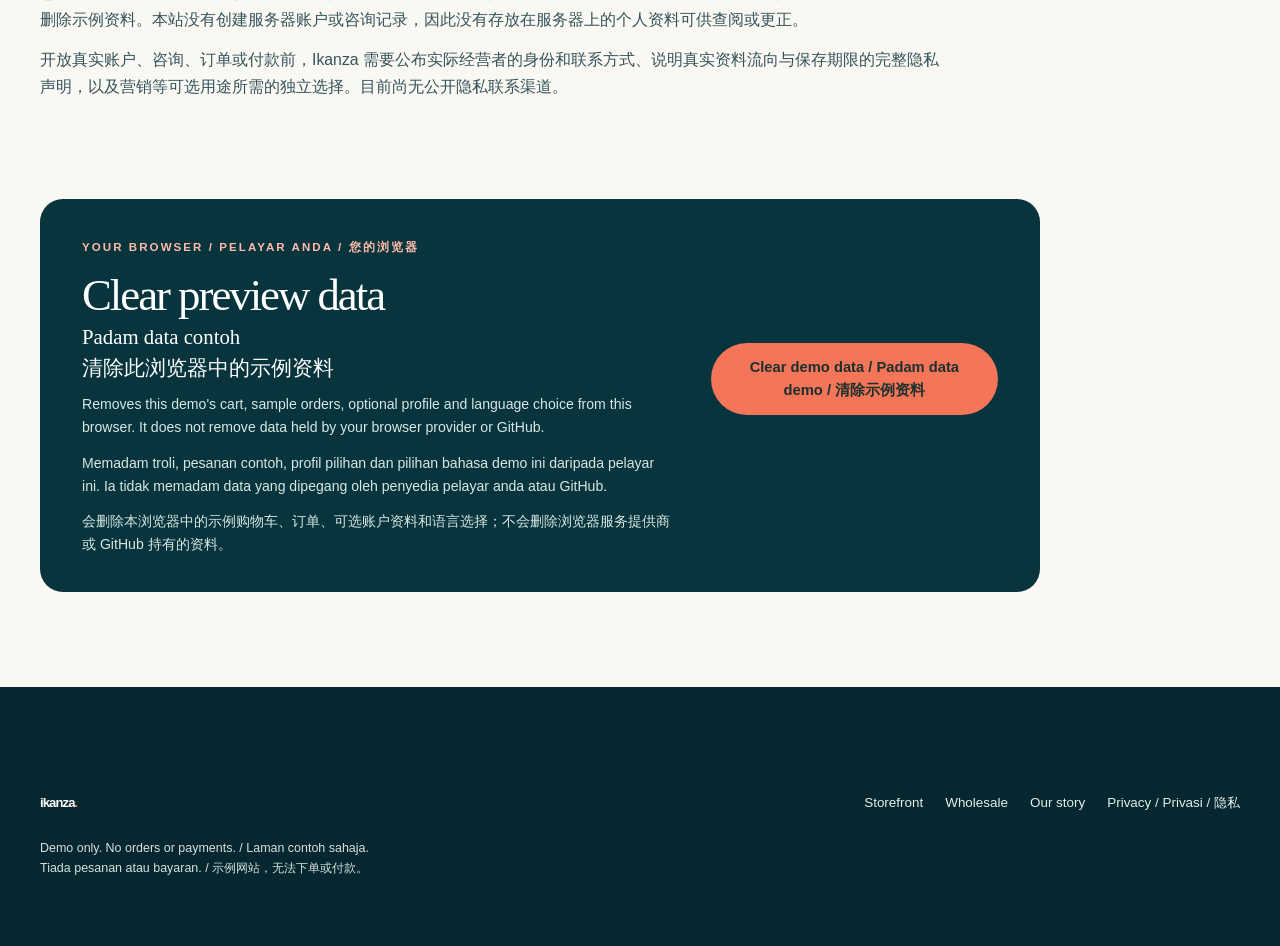
<file: privacy/index.html>
<!doctype html>
<html lang="en">
<head>
  <meta charset="utf-8">
  <meta name="viewport" content="width=device-width, initial-scale=1">
  <meta name="description" content="How the Ikanza preview uses browser storage and what GitHub Pages records when you visit. English, Bahasa Melayu and Chinese.">
  <title>Privacy in this preview · Ikanza</title>
  <link rel="canonical" href="https://ericseow980314-ui.github.io/ikanza/privacy/">
  <link rel="stylesheet" href="../styles.css">
  <link rel="stylesheet" href="./privacy.css">
  <script src="./privacy-page.js" defer></script>
</head>
<body>
  <a class="skip" href="#main">Skip to content / Langkau ke kandungan / 跳转至内容</a>
  <div class="demo-banner">SEMPORNA SEAFOOD <span aria-hidden="true">·</span> DEMO ONLY / LAMAN CONTOH / 示例网站</div>
  <header class="site-header">
    <div class="container privacy-nav">
      <a class="brand" href="../#home" aria-label="Ikanza home">
        <span class="brand-mark" aria-hidden="true"><svg viewBox="0 0 32 32" fill="none"><path d="M6 16c5.3-6.5 12.5-8.2 19.5 0-7 8.2-14.2 6.5-19.5 0Z" fill="#fff8ee"/><path d="m6 16-3.8-4.5v9L6 16Z" fill="#fff8ee"/><circle cx="20" cy="14" r="1" fill="#07343d"/></svg></span>
        <span>ikanza<span class="brand-dot">.</span></span>
      </a>
      <nav class="privacy-nav-links" aria-label="Site navigation">
        <a href="../#shop">Seafood</a>
        <a href="../business/">Wholesale</a>
        <a href="../story/">Our story</a>
        <a href="./" aria-current="page">Privacy / Privasi / 隐私</a>
      </nav>
    </div>
  </header>

  <main id="main">
    <section class="privacy-hero">
      <div class="container privacy-hero-inner">
        <span class="eyebrow">Privacy / Privasi / 隐私</span>
        <h1>Privacy in this preview.</h1>
        <p class="hero-ms" lang="ms">Privasi di laman contoh ini.</p>
        <p>Ikanza is still a storefront concept. No real orders, accounts, payments or wholesale enquiries are available. This page describes the current preview, last checked 29 October 2026.</p>
        <p lang="ms">Ikanza masih dalam peringkat konsep kedai. Tiada pesanan, akaun, bayaran atau pertanyaan borong sebenar tersedia. Halaman ini menerangkan laman contoh semasa, disemak pada 29 Oktober 2026.</p>
        <p lang="zh-Hans">Ikanza 仍在筹备中，目前不能建立真实账户、下单、付款或发送批发咨询。以下说明的是 2026 年 10 月 29 日检查过的展示网站。</p>
        <div class="privacy-hero-actions">
          <a class="btn btn-dark" href="#english">Read in English <span aria-hidden="true">↓</span></a>
          <a class="btn btn-outline" href="#bahasa-melayu" lang="ms">Baca dalam Bahasa Melayu <span aria-hidden="true">↓</span></a>
          <a class="btn btn-outline" href="#chinese" lang="zh-Hans">阅读中文说明 <span aria-hidden="true">↓</span></a>
        </div>
      </div>
    </section>

    <div class="container privacy-content">
      <aside class="privacy-alert" aria-label="Important preview status">
        <div>
          <span class="eyebrow">Before you type / Sebelum anda menaip / 填写前请注意</span>
          <p><strong>Use sample details only.</strong> A registered business operator and public privacy contact have not yet been confirmed for Ikanza. This is an interim explanation of the preview, not the final notice for a live shop.</p>
          <p lang="ms"><strong>Gunakan maklumat contoh sahaja.</strong> Pengendali perniagaan berdaftar dan saluran hubungan privasi awam untuk Ikanza belum disahkan. Ini ialah penerangan sementara tentang laman contoh ini, bukan notis akhir untuk kedai sebenar.</p>
          <p lang="zh-Hans"><strong>请只使用示例资料。</strong>Ikanza 的注册经营者和公开隐私联系渠道尚未确认。以下是对现有展示网站的临时说明，不是正式网店的最终隐私声明。</p>
        </div>
      </aside>

      <article class="privacy-article" id="english" lang="en" aria-labelledby="english-title">
        <div class="article-heading"><span class="eyebrow">English</span><h2 id="english-title">What happens to your information</h2></div>

        <section>
          <h3>Information you enter</h3>
          <p>The optional sample profile asks for a name and email. If you create it, those two fields are saved in this browser only. The sample checkout asks for a name, email, phone number, postcode and address. Those contact fields are used on the page while you preview checkout; they are not sent to Ikanza or saved in the sample order history. The wholesale form also stays on the page, is not sent or saved by this site, and is cleared after you view its sample confirmation.</p>
          <p>Do not enter a real address, phone number, email or other personal details. The preview does not need them.</p>
        </section>

        <section>
          <h3>What this browser saves</h3>
          <p>To make the demonstration work, this site stores your sample cart, up to 12 sample order summaries, optional profile name and email, and language choice in your browser's local storage. An order summary contains a generated preview reference, item count, sample delivery area and date, example amounts and creation time. The latest summary is also kept in session storage for the current browser session. No password or payment information is requested.</p>
          <p>Local storage remains until you clear it, use the button below, or your browser removes site data. Session storage normally ends with the browser session. The preview does not have a server account, a courier connection, or an email subscription. Refresh any other open Ikanza tabs after clearing data.</p>
        </section>

        <section>
          <h3>Hosting, links and sharing</h3>
          <p>The current site code does not set cookies or run analytics, ads or marketing trackers. Visiting the site still sends a request to its host, GitHub Pages. <a href="https://docs.github.com/en/pages/getting-started-with-github-pages/what-is-github-pages#data-collection" target="_blank" rel="noopener noreferrer">GitHub says it logs visitors' IP addresses for security</a>, whether or not they are signed in. GitHub handles those logs under its <a href="https://docs.github.com/en/site-policy/privacy-policies/github-general-privacy-statement" target="_blank" rel="noopener noreferrer">privacy statement</a>. The clear button below cannot erase GitHub's logs.</p>
          <p>This preview does not transmit profile, checkout or wholesale form entries to Ikanza. If you follow a link to another website, that website handles your visit under its own practices.</p>
        </section>

        <section>
          <h3>Your choices and the next stage</h3>
          <p>You may browse without creating a sample profile or completing forms. You can remove preview data with the button below or your browser's site-data settings. You can also remove only the sample profile from the account preview. Since no server account or enquiry is created, there is no server-held profile here to access or correct.</p>
          <p>Before any real account, enquiry, order or payment collection opens, Ikanza needs to publish the actual operator's identity and contact route, a full notice covering the real data flow and retention, and any separate choices needed for optional uses such as marketing. No public privacy contact is available yet for this preview.</p>
        </section>
      </article>

      <article class="privacy-article privacy-article-ms" id="bahasa-melayu" lang="ms" aria-labelledby="ms-title">
        <div class="article-heading"><span class="eyebrow">Bahasa Melayu</span><h2 id="ms-title">Apa yang berlaku kepada maklumat anda</h2></div>

        <section>
          <h3>Maklumat yang anda masukkan</h3>
          <p>Profil contoh meminta nama dan e-mel. Jika anda membuatnya, kedua-duanya hanya disimpan dalam pelayar ini. Halaman semak pesanan contoh meminta nama, e-mel, nombor telefon, poskod dan alamat. Maklumat ini hanya digunakan pada halaman semasa anda mencuba proses semakan; ia tidak dihantar kepada Ikanza atau disimpan dalam sejarah pesanan contoh. Maklumat dalam borang borong juga tidak dihantar atau disimpan oleh laman ini, dan dipadam selepas anda melihat pengesahan contoh.</p>
          <p>Jangan masukkan alamat, nombor telefon, e-mel atau maklumat peribadi sebenar. Demo ini tidak memerlukannya.</p>
        </section>

        <section>
          <h3>Apa yang disimpan oleh pelayar ini</h3>
          <p>Supaya demo ini berfungsi, laman ini menyimpan troli contoh, sehingga 12 ringkasan pesanan contoh, nama dan e-mel profil pilihan, serta pilihan bahasa dalam simpanan setempat pelayar anda (local storage). Ringkasan pesanan mengandungi nombor rujukan contoh yang dijana, bilangan item, kawasan dan tarikh penghantaran contoh, jumlah contoh serta masa ia dibuat. Ringkasan terkini juga disimpan sementara untuk sesi pelayar semasa (session storage). Tiada kata laluan atau maklumat bayaran diminta.</p>
          <p>Data dalam simpanan setempat kekal sehingga anda memadamkannya, menggunakan butang di bawah, atau pelayar anda membuang data laman. Data sesi lazimnya tamat apabila sesi pelayar berakhir. Demo ini tidak mempunyai akaun di pelayan, sambungan kurier atau langganan e-mel. Muat semula tab Ikanza lain yang masih terbuka selepas memadam data.</p>
        </section>

        <section>
          <h3>Hos, pautan dan perkongsian</h3>
          <p>Kod laman semasa tidak menetapkan kuki atau menggunakan analitik, iklan atau penjejak pemasaran. Namun, melawat laman ini tetap menghantar permintaan kepada hosnya, GitHub Pages. <a href="https://docs.github.com/en/pages/getting-started-with-github-pages/what-is-github-pages#data-collection" target="_blank" rel="noopener noreferrer">Menurut GitHub, alamat IP pelawat direkodkan untuk keselamatan</a>, sama ada mereka log masuk ke GitHub atau tidak. GitHub mengendalikan log tersebut menurut <a href="https://docs.github.com/en/site-policy/privacy-policies/github-general-privacy-statement" target="_blank" rel="noopener noreferrer">penyataan privasinya</a>. Butang padam di bawah tidak boleh memadam log GitHub.</p>
          <p>Demo ini tidak menghantar maklumat profil, semakan pesanan atau borang borong kepada Ikanza. Jika anda membuka pautan ke laman lain, laman tersebut mengendalikan lawatan anda mengikut amalannya sendiri.</p>
        </section>

        <section>
          <h3>Pilihan anda dan langkah seterusnya</h3>
          <p>Anda boleh melayari laman tanpa membuat profil contoh atau mengisi borang. Anda boleh memadam data contoh menggunakan butang di bawah atau tetapan data laman dalam pelayar. Anda juga boleh memadam profil contoh sahaja dari halaman akaun. Oleh sebab tiada akaun atau pertanyaan dibuat di pelayan, tiada profil di pelayan yang boleh diakses atau dibetulkan.</p>
          <p>Sebelum akaun, pertanyaan, pesanan atau bayaran sebenar dibuka, Ikanza perlu menerbitkan identiti dan saluran hubungan pengendali sebenar, notis lengkap tentang aliran dan tempoh penyimpanan data sebenar, serta pilihan berasingan untuk perkara pilihan seperti pemasaran. Belum ada saluran hubungan privasi awam untuk laman contoh ini.</p>
        </section>
      </article>

      <article class="privacy-article privacy-article-cn" id="chinese" lang="zh-Hans" aria-labelledby="cn-title">
        <div class="article-heading"><span class="eyebrow">中文</span><h2 id="cn-title">这间示例店铺如何处理资料</h2></div>

        <section>
          <h3>您填写的资料</h3>
          <p>示例账户会要求姓名和电邮；创建后，这两项资料只保存在当前浏览器。示例订单表单会要求姓名、电邮、电话、邮编和地址；这些联系方式只用于显示当前页面，不会发送给 Ikanza，也不会保存在示例订单记录中。批发咨询表单同样不会由本站发送或保存；查看示例确认页后，填写内容会清空。</p>
          <p>请勿填写真实地址、电话、电邮或其他个人资料；展示流程不需要这些资料。</p>
        </section>

        <section>
          <h3>浏览器保存了什么</h3>
          <p>为运行示例流程，本站会在浏览器本地储存示例购物车、最多 12 笔示例订单摘要、可选账户的姓名和电邮，以及语言选择。订单摘要包括随机生成的示例编号、商品数量、示例送货地区和日期、示例金额及创建时间。最新一笔摘要也会暂存在当前浏览器会话中。本站不会要求密码或付款资料。</p>
          <p>本地资料会保留到您手动清除、点击下方按钮，或浏览器自行删除网站资料；会话资料通常在浏览器会话结束时消失。本站没有服务器账户、快递连接或邮件订阅。清除后，请刷新其他已打开的 Ikanza 页面。</p>
        </section>

        <section>
          <h3>网站托管、链接与资料分享</h3>
          <p>目前的网站代码没有设置 Cookie，也没有使用分析工具、广告或营销追踪器。访问网站仍会向托管方 GitHub Pages 发送请求。<a href="https://docs.github.com/en/pages/getting-started-with-github-pages/what-is-github-pages#data-collection" target="_blank" rel="noopener noreferrer">GitHub 说明会为安全目的记录访客 IP 地址</a>，无论访客是否登录。相关记录由 GitHub 按其<a href="https://docs.github.com/en/site-policy/privacy-policies/github-general-privacy-statement" target="_blank" rel="noopener noreferrer">隐私声明</a>处理；下方的清除按钮无法删除 GitHub 的日志。</p>
          <p>本站不会把示例账户、订单或批发表单的填写内容发送给 Ikanza。若您打开其他网站的链接，该网站会按其自身做法处理您的访问。</p>
        </section>

        <section>
          <h3>您的选择与正式营业前的安排</h3>
          <p>您可以不建立示例账户、不填写表单，直接浏览网站。可用下方按钮或浏览器的网站资料设置清除示例数据，也可仅在账户页面删除示例资料。本站没有创建服务器账户或咨询记录，因此没有存放在服务器上的个人资料可供查阅或更正。</p>
          <p>开放真实账户、咨询、订单或付款前，Ikanza 需要公布实际经营者的身份和联系方式、说明真实资料流向与保存期限的完整隐私声明，以及营销等可选用途所需的独立选择。目前尚无公开隐私联系渠道。</p>
        </section>
      </article>

      <section class="clear-panel" aria-labelledby="clear-title">
        <div>
          <span class="eyebrow">Your browser / Pelayar anda / 您的浏览器</span>
          <h2 id="clear-title">Clear preview data</h2>
          <p lang="ms" class="clear-title-ms">Padam data contoh</p>
          <p lang="zh-Hans" class="clear-title-ms">清除此浏览器中的示例资料</p>
          <p>Removes this demo's cart, sample orders, optional profile and language choice from this browser. It does not remove data held by your browser provider or GitHub.</p>
          <p lang="ms">Memadam troli, pesanan contoh, profil pilihan dan pilihan bahasa demo ini daripada pelayar ini. Ia tidak memadam data yang dipegang oleh penyedia pelayar anda atau GitHub.</p>
          <p lang="zh-Hans">会删除本浏览器中的示例购物车、订单、可选账户资料和语言选择；不会删除浏览器服务提供商或 GitHub 持有的资料。</p>
        </div>
        <div class="clear-action">
          <button class="btn btn-primary" id="clear-preview-data" type="button" disabled>Clear demo data / Padam data demo / 清除示例资料</button>
          <noscript><p>Use your browser's site-data settings to clear preview data. / Gunakan tetapan data laman pelayar anda untuk memadam data contoh. / 请使用浏览器的网站资料设置清除示例数据。</p></noscript>
          <p class="clear-status" id="clear-status" role="status" aria-live="polite"></p>
        </div>
      </section>
    </div>
  </main>

  <footer class="site-footer">
    <div class="container privacy-footer">
      <a class="brand footer-brand" href="../#home">ikanza<span class="brand-dot">.</span></a>
      <div><a href="../#shop">Storefront</a><a href="../business/">Wholesale</a><a href="../story/">Our story</a><a href="./" aria-current="page">Privacy / Privasi / 隐私</a></div>
      <p>Demo only. No orders or payments. / Laman contoh sahaja. Tiada pesanan atau bayaran. / 示例网站，无法下单或付款。</p>
    </div>
  </footer>
</body>
</html>
</file>
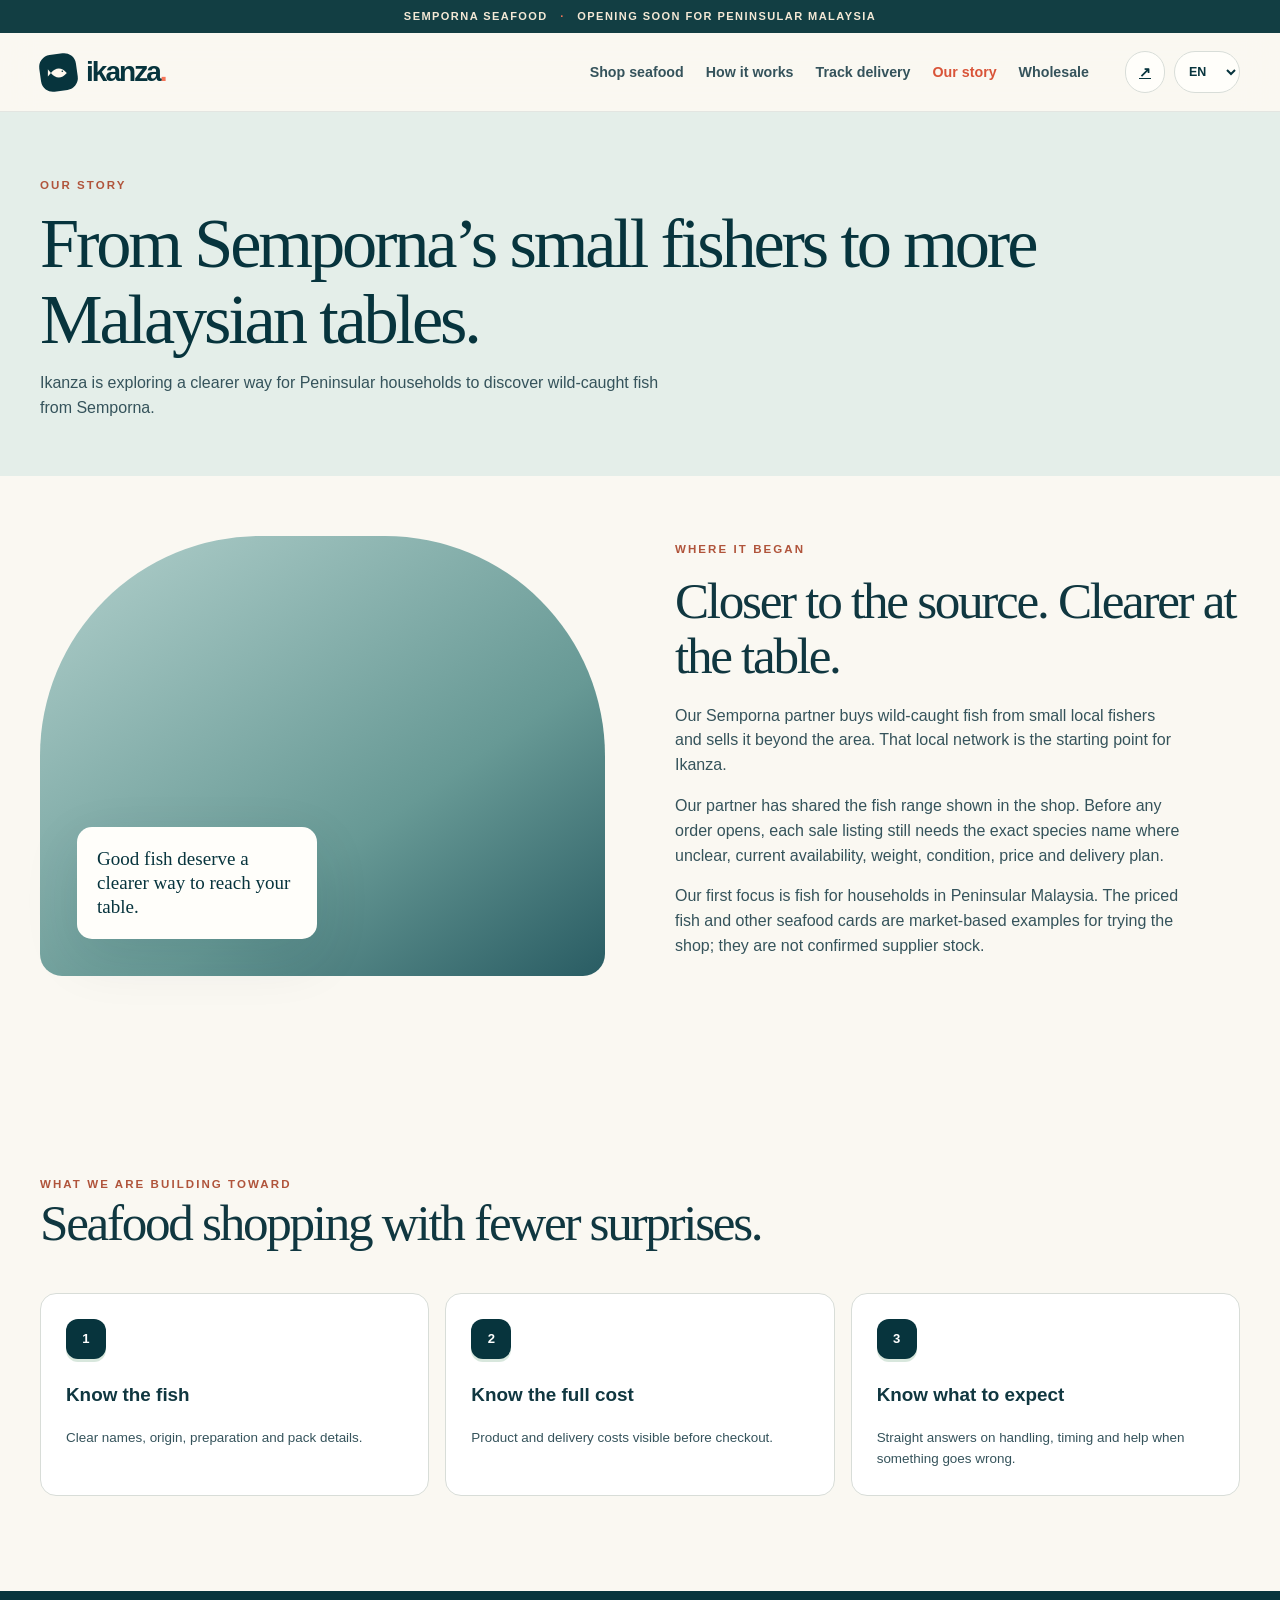
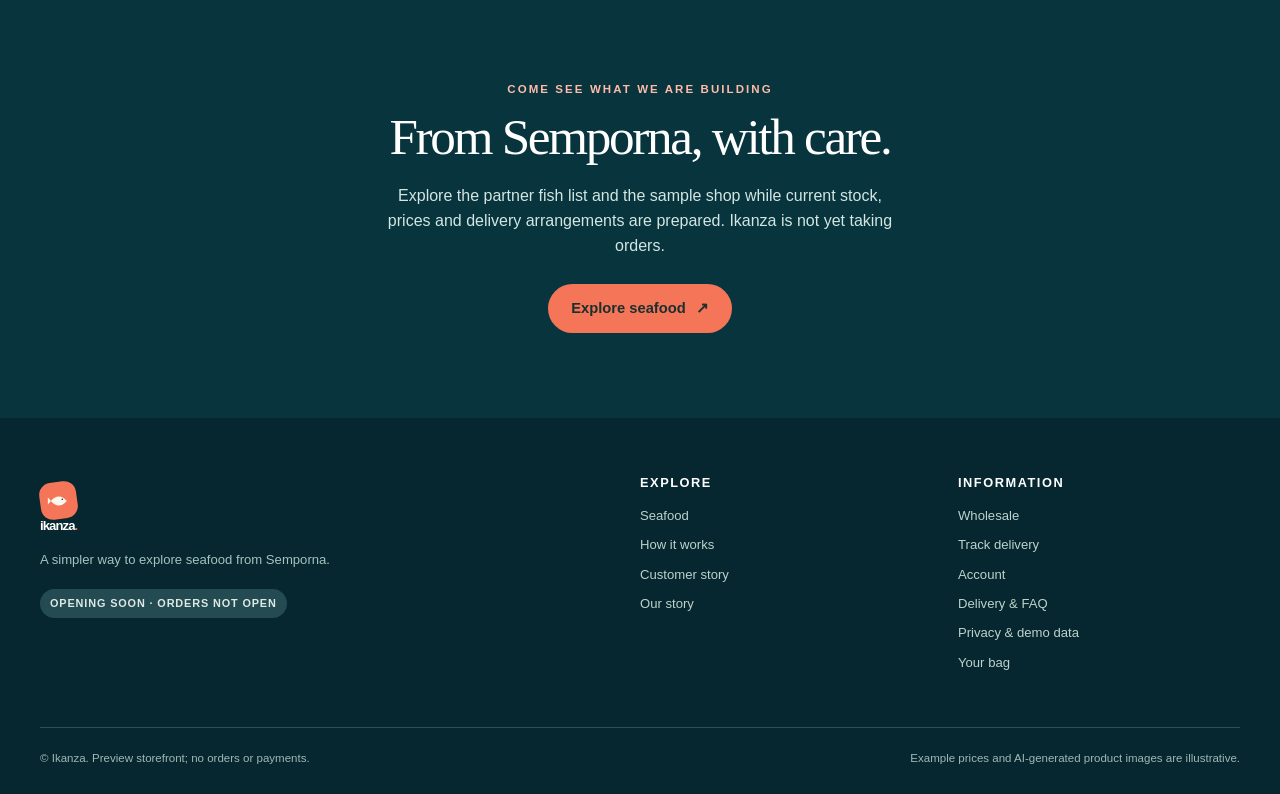
<file: story/index.html>
<!doctype html>
<html lang="en">
<head>
  <meta charset="utf-8">
  <meta name="viewport" content="width=device-width, initial-scale=1">
  <meta name="theme-color" content="#07333b">
  <meta name="robots" content="index, follow">
  <title>Our Story | From Semporna to More Tables | Ikanza</title>
  <meta name="description" content="Discover the small-fisher wild-catch model behind Ikanza’s Semporna fish shop preview for Peninsular Malaysia. Orders are not open yet.">
  <link rel="canonical" href="https://ericseow980314-ui.github.io/ikanza/story/">
  <meta property="og:type" content="website">
  <meta property="og:site_name" content="Ikanza">
  <meta property="og:url" content="https://ericseow980314-ui.github.io/ikanza/story/">
  <meta property="og:title" content="Our Story | From Semporna to More Tables | Ikanza">
  <meta property="og:description" content="Discover the small-fisher wild-catch model behind Ikanza’s Semporna fish shop preview for Peninsular Malaysia. Orders are not open yet.">
  <meta property="og:image" content="https://ericseow980314-ui.github.io/ikanza/assets/hero.jpg">
  <meta property="og:image:alt" content="Illustrative seafood arrangement on ice">
  <meta name="twitter:card" content="summary_large_image">
  <link rel="stylesheet" href="../styles.css">
  <script src="../i18n.js" defer></script>
  <script src="./story-page.js" defer></script>
</head>
<body>
  <a class="skip" href="#main">Skip to content</a>
  <div class="demo-banner">SEMPORNA SEAFOOD <span aria-hidden="true">·</span> OPENING SOON FOR PENINSULAR MALAYSIA</div>
  <header class="site-header">
    <div class="container nav">
      <a class="brand" href="../#home" aria-label="Ikanza home">
        <span class="brand-mark" aria-hidden="true"><svg viewBox="0 0 32 32" fill="none"><path d="M6 16c5.3-6.5 12.5-8.2 19.5 0-7 8.2-14.2 6.5-19.5 0Z" fill="#fff8ee"/><path d="m6 16-3.8-4.5v9L6 16Z" fill="#fff8ee"/><circle cx="20" cy="14" r="1" fill="#07343d"/></svg></span>
        <span>ikanza<span style="color:#f57558">.</span></span>
      </a>
      <nav class="nav-links" aria-label="Main navigation">
        <a href="../#shop">Shop seafood</a>
        <a href="../#how">How it works</a>
        <a href="../#track">Track delivery</a>
        <a href="./" aria-current="page">Our story</a>
        <a href="../business/">Wholesale</a>
      </nav>
      <div class="nav-actions">
        <a class="icon-button" href="../#shop" aria-label="Shop seafood"><span aria-hidden="true">↗</span></a>
        <label class="language-wrap"><span class="sr-only">Choose language</span><select class="language-select" data-language aria-label="Choose language"><option value="en">EN</option><option value="my">BM</option><option value="cn">中文</option></select></label>
        <button class="icon-button menu-button" type="button" data-menu aria-label="Open menu" aria-expanded="false" aria-controls="story-mobile-menu">☰</button>
      </div>
    </div>
    <nav id="story-mobile-menu" class="mobile-menu container" aria-label="Mobile navigation">
      <a href="../#shop">Shop seafood</a>
      <a href="../#how">How it works</a>
      <a href="../#track">Track delivery</a>
      <a href="./" aria-current="page">Our story</a>
      <a href="../business/">Wholesale</a>
      <a href="../#account">Account</a>
      <a href="../#help">Delivery & FAQ</a>
      <a href="../privacy/">Privacy &amp; demo data</a>
    </nav>
  </header>

  <main id="main">
    <section class="page-hero"><div class="container">
      <span class="eyebrow">Our story</span>
      <h1>From Semporna’s small fishers to more Malaysian tables.</h1>
      <p>Ikanza is exploring a clearer way for Peninsular households to discover wild-caught fish from Semporna.</p>
    </div></section>

    <section class="page-content container story-section" aria-labelledby="story-beginning">
      <div class="story-visual"><div class="story-note">Good fish deserve a clearer way to reach your table.</div></div>
      <div class="story-copy">
        <span class="eyebrow">Where it began</span>
        <h2 id="story-beginning">Closer to the source. Clearer at the table.</h2>
        <p>Our Semporna partner buys wild-caught fish from small local fishers and sells it beyond the area. That local network is the starting point for Ikanza.</p>
        <p>Our partner has shared the fish range shown in the shop. Before any order opens, each sale listing still needs the exact species name where unclear, current availability, weight, condition, price and delivery plan.</p>
        <p>Our first focus is fish for households in Peninsular Malaysia. The priced fish and other seafood cards are market-based examples for trying the shop; they are not confirmed supplier stock.</p>
      </div>
    </section>

    <section class="section container story-values" aria-labelledby="story-values-title">
      <span class="eyebrow">What we are building toward</span>
      <h2 id="story-values-title">Seafood shopping with fewer surprises.</h2>
      <div class="info-grid">
        <article class="info-card"><span class="step-num" aria-hidden="true">1</span><h3>Know the fish</h3><p>Clear names, origin, preparation and pack details.</p></article>
        <article class="info-card"><span class="step-num" aria-hidden="true">2</span><h3>Know the full cost</h3><p>Product and delivery costs visible before checkout.</p></article>
        <article class="info-card"><span class="step-num" aria-hidden="true">3</span><h3>Know what to expect</h3><p>Straight answers on handling, timing and help when something goes wrong.</p></article>
      </div>
    </section>

    <section class="cta-section">
      <span class="eyebrow light">Come see what we are building</span>
      <h2>From Semporna, with care.</h2>
      <p>Explore the partner fish list and the sample shop while current stock, prices and delivery arrangements are prepared. Ikanza is not yet taking orders.</p>
      <a href="../#shop" class="btn btn-primary">Explore seafood <span aria-hidden="true">↗</span></a>
    </section>
  </main>

  <footer class="site-footer"><div class="container">
    <div class="footer-grid">
      <div><a href="../#home" class="brand"><span class="brand-mark" aria-hidden="true"><svg viewBox="0 0 32 32" fill="none"><path d="M6 16c5.3-6.5 12.5-8.2 19.5 0-7 8.2-14.2 6.5-19.5 0Z" fill="#fff8ee"/><path d="m6 16-3.8-4.5v9L6 16Z" fill="#fff8ee"/><circle cx="20" cy="14" r="1" fill="#07343d"/></svg></span><span>ikanza<span style="color:#f57558">.</span></span></a><p>A simpler way to explore seafood from Semporna.</p><span class="pill" style="background:#244b52;color:#dce9e5">Opening soon · Orders not open</span></div>
      <div><h3>Explore</h3><a href="../#shop">Seafood</a><a href="../#how">How it works</a><a href="../#journey">Customer story</a><a href="./">Our story</a></div>
      <div><h3>Information</h3><a href="../business/">Wholesale</a><a href="../#track">Track delivery</a><a href="../#account">Account</a><a href="../#help">Delivery & FAQ</a><a href="../privacy/">Privacy &amp; demo data</a><a href="../#cart">Your bag</a></div>
    </div>
    <div class="footer-bottom"><span>© Ikanza. Preview storefront; no orders or payments.</span><span>Example prices and AI-generated product images are illustrative.</span></div>
  </div></footer>
</body>
</html>
</file>
<file: styles.css>
:root{
  --ink:#103740; --ink-2:#35535b; --sea:#07343d; --sea-light:#dce9e5;
  --cream:#faf8f2; --sand:#f0ecdf; --paper:#fffefa; --coral:#f57558; --coral-dark:#d95438;
  --line:#d8ddd8; --muted:#647981; --shadow:0 18px 55px rgba(7,52,61,.10);
  --radius:20px; --max:1200px;
}
*{box-sizing:border-box}
html{scroll-behavior:smooth}
body{margin:0;background:var(--cream);color:var(--ink);font-family:"Avenir Next",Avenir,"Segoe UI",sans-serif;line-height:1.55}
button,input,select,textarea{font:inherit}
button{cursor:pointer}
a{color:inherit}
img{display:block;max-width:100%}
h1,h2,h3,p{margin-top:0}
h1,h2,.display{font-family:Georgia,"Times New Roman",serif;letter-spacing:-.045em;line-height:1.08}
h1{font-size:clamp(3.3rem,6.9vw,6.55rem);font-weight:500}
h2{font-size:clamp(2.25rem,4vw,4rem);font-weight:500}
h3{font-size:1.18rem}
p{color:var(--ink-2)}
:focus-visible{outline:3px solid var(--coral);outline-offset:3px}
.sr-only{position:absolute!important;width:1px;height:1px;padding:0;margin:-1px;overflow:hidden;clip:rect(0,0,0,0);white-space:nowrap;border:0}
.skip{position:absolute;left:12px;top:-70px;z-index:100;background:white;padding:10px 16px;border-radius:10px}
.skip:focus{top:10px}
.container{width:min(calc(100% - 40px),var(--max));margin-inline:auto}
.demo-banner{background:#123e43;color:#f3e8d5;text-align:center;padding:8px 16px;font-size:.69rem;font-weight:800;letter-spacing:.13em}
.demo-banner span{margin:0 8px;color:#f57558}
.site-header{position:sticky;top:0;z-index:20;background:rgba(250,248,242,.93);backdrop-filter:blur(16px);border-bottom:1px solid rgba(7,52,61,.09)}
.nav{min-height:78px;display:flex;align-items:center;gap:36px}
.brand{display:inline-flex;align-items:center;gap:9px;text-decoration:none;font-size:1.75rem;letter-spacing:-.07em;font-weight:900;color:var(--sea);line-height:1}
.brand-mark{width:37px;height:37px;background:var(--sea);border-radius:12px;display:grid;place-items:center;transform:rotate(-8deg)}
.brand-mark svg{width:26px;height:26px;transform:rotate(8deg)}
.nav-links{display:flex;align-items:center;gap:22px;margin-left:auto}
.nav-links a{text-decoration:none;color:var(--ink-2);font-size:.89rem;font-weight:700}
.nav-links a:hover,.nav-links a[aria-current=page]{color:var(--coral-dark)}
.nav-actions{display:flex;align-items:center;gap:9px}
.icon-button{min-height:42px;display:inline-flex;align-items:center;justify-content:center;gap:8px;border:1px solid var(--line);border-radius:999px;background:var(--paper);color:var(--sea);padding:8px 13px;font-size:.85rem;font-weight:800}
.icon-button:hover{border-color:var(--sea);background:#f3f7f4}
.cart-count{display:inline-grid;place-items:center;min-width:22px;height:22px;padding:0 5px;border-radius:50%;background:var(--coral);color:white;font-size:.72rem}
.menu-button{display:none}
.mobile-menu{display:none;padding:0 0 16px}
.mobile-menu.open{display:grid;gap:2px}
.mobile-menu a{padding:9px 2px;text-decoration:none;font-weight:700}
.btn{display:inline-flex;align-items:center;justify-content:center;gap:10px;min-height:48px;padding:12px 22px;border-radius:999px;border:1px solid transparent;text-decoration:none;font-weight:800;font-size:.92rem;transition:transform .18s,background .18s,border-color .18s}
.btn:hover{transform:translateY(-2px)}
.btn-primary{background:var(--coral);color:#1b302e}
.btn-primary:hover{background:#ff8b70}
.btn-dark{background:var(--sea);color:white}
.btn-dark:hover{background:#12515b}
.btn-outline{background:transparent;border-color:var(--ink);color:var(--ink)}
.btn-outline:hover{background:#e6ece8}
.btn-soft{background:var(--sea-light);color:var(--sea)}
.btn-small{min-height:38px;padding:7px 15px;font-size:.8rem}
button:disabled{opacity:.55;cursor:not-allowed;transform:none!important}
.eyebrow{text-transform:uppercase;letter-spacing:.18em;font-size:.72rem;font-weight:900;color:#b0543b}
.eyebrow.light{color:#ffbba9}
.hero{background:var(--sea);color:#fff;overflow:hidden}
.hero-grid{display:grid;grid-template-columns:1fr 1.07fr;align-items:center;min-height:620px;gap:45px;padding-block:60px 75px}
.hero-copy{max-width:600px;position:relative;z-index:2}
.hero h1{color:white;margin:13px 0 24px}
.hero h1 em{font-style:normal;color:#ffbca6}
.hero p{font-size:1.09rem;max-width:500px;color:#d9e6e3;margin-bottom:30px}
.hero-actions{display:flex;gap:12px;flex-wrap:wrap}
.hero .btn-outline{color:#fff;border-color:#a9c8c5}
.hero .btn-outline:hover{background:rgba(255,255,255,.1)}
.hero-aside{display:flex;align-items:center;gap:10px;margin-top:34px;color:#c0d5d2;font-size:.8rem}
.hero-aside .line{width:32px;height:1px;background:#a9c8c5}
.hero-art{height:500px;position:relative;border-radius:42% 42% 24px 24px;overflow:hidden;background:#29616a}
.hero-art img{width:100%;height:100%;object-fit:cover;filter:saturate(.9)}
.hero-art:after{content:"";position:absolute;inset:0;background:linear-gradient(180deg,transparent 60%,rgba(4,33,40,.4))}
.hero-stamp{position:absolute;right:18px;bottom:18px;z-index:1;width:142px;height:142px;border-radius:50%;display:flex;align-items:center;justify-content:center;text-align:center;background:#f6e5cf;color:var(--sea);font-weight:900;line-height:1.2;transform:rotate(10deg);box-shadow:var(--shadow);border:4px solid #fbf2e4}
.hero-stamp small{display:block;font-size:.64rem;letter-spacing:.12em;text-transform:uppercase;margin-bottom:6px}
.hero-decoration{position:absolute;left:-55px;top:35px;width:160px;height:160px;border:1px solid rgba(255,255,255,.22);border-radius:50%;pointer-events:none}
.hero-decoration:after{content:"";position:absolute;inset:17px;border:1px solid rgba(255,255,255,.16);border-radius:50%}
.quick-strip{border-bottom:1px solid var(--line);background:var(--paper)}
.quick-strip .container{display:grid;grid-template-columns:repeat(3,1fr);gap:20px;padding-block:21px}
.quick-item{display:flex;align-items:center;gap:13px;font-size:.82rem;font-weight:800;color:var(--sea)}
.quick-icon{width:35px;height:35px;display:grid;place-items:center;background:#e7f0ea;color:var(--sea);border-radius:50%;font-size:1rem}
.section{padding-block:95px}
.section-head{display:flex;align-items:end;justify-content:space-between;gap:20px;margin-bottom:30px}
.section-head h2{margin:9px 0 0}
.section-head p{max-width:510px;margin:0}
.section-intro{max-width:610px;font-size:1.02rem}
.products-grid{display:grid;grid-template-columns:repeat(3,1fr);gap:23px}
.featured-grid{grid-template-columns:repeat(4,minmax(0,1fr))}
.product-card{background:var(--paper);border:1px solid var(--line);border-radius:var(--radius);overflow:hidden;box-shadow:0 4px 14px rgba(7,52,61,.035);transition:transform .2s,box-shadow .2s}
.product-card:hover{transform:translateY(-5px);box-shadow:var(--shadow)}
.product-photo{display:block;height:280px;position:relative;overflow:hidden;background:#cbd9d7}
.product-photo img{width:100%;height:100%;object-fit:cover;transition:transform .45s}
.product-card:hover .product-photo img{transform:scale(1.035)}
.pill{display:inline-flex;align-items:center;gap:5px;background:#e7eee7;color:#245057;border-radius:999px;padding:6px 10px;font-size:.68rem;letter-spacing:.08em;text-transform:uppercase;font-weight:900}
.pill.photo-pill{position:absolute;left:16px;top:16px;background:#fffefa}
.product-body{padding:20px 20px 22px}
.product-top{display:flex;justify-content:space-between;align-items:flex-start;gap:12px}
.product-name{font-size:1.17rem;font-weight:850;letter-spacing:-.025em;margin:0}
.product-sub{font-size:.84rem;margin:3px 0 0;color:var(--muted)}
.price-wrap{display:flex;flex-direction:column;align-items:flex-end;line-height:1.25;text-align:right}
.price-wrap small{font-size:.62rem;color:var(--muted);font-weight:800;text-transform:uppercase;letter-spacing:.07em;margin-bottom:3px}
.price{font-size:1.17rem;color:var(--sea);font-weight:900;white-space:nowrap}
.product-meta{display:flex;gap:7px;flex-wrap:wrap;margin:18px 0}
.product-meta span{border:1px solid var(--line);border-radius:999px;padding:5px 9px;font-size:.71rem;color:var(--ink-2)}
.product-bottom{display:flex;align-items:center;justify-content:space-between;gap:9px;border-top:1px solid var(--line);padding-top:15px}
.product-bottom .per-kg{font-size:.72rem;color:var(--muted)}
.products-note{color:var(--muted);font-size:.78rem;margin-top:20px}
.collection-actions{display:flex;justify-content:center;margin-top:30px}
.pricing-note{font-size:.78rem;line-height:1.6;color:var(--muted);background:#eff4ef;border:1px solid var(--line);border-radius:12px;padding:13px 16px;margin:24px 0 0}
.pricing-note strong{color:var(--sea)}.pricing-note a{color:var(--sea);font-weight:800;text-underline-offset:2px}
.confirmed-section{margin:4px 0 70px}
.confirmed-section h2,.example-section h2{font-size:clamp(2.1rem,3.5vw,3.45rem)}
.confirmed-grid{display:grid;grid-template-columns:repeat(auto-fit,minmax(220px,1fr));gap:14px}
.confirmed-card{display:flex;flex-direction:column;min-height:175px;background:#edf4f0;border:1px solid #c8d9d0;border-radius:16px;padding:18px 19px}
.confirmed-card[hidden]{display:none}
.confirmed-card .pill{align-self:flex-start;background:#d6e7dd}
.confirmed-card h3{font-family:Georgia,"Times New Roman",serif;font-size:1.35rem;font-weight:600;line-height:1.18;margin:13px 0 4px}
.confirmed-local{font-size:.89rem;font-weight:700;margin:0 0 8px;color:var(--sea)}
html[lang="zh-Hans"] .confirmed-local-cn-duplicate{display:none}
.confirmed-check{font-size:.82rem;color:#8c4a32;margin:0 0 10px}
.confirmed-status{font-size:.81rem;color:var(--muted);border-top:1px solid #c8d9d0;padding-top:9px;margin:auto 0 0}
.example-section{padding-top:55px;border-top:1px solid var(--line)}
.catch-videos{padding:82px 0;background:#e6efeb}
.catch-video-grid{display:grid;grid-template-columns:repeat(2,minmax(0,1fr));gap:22px;justify-items:center}
.catch-video-card{width:min(100%,400px);margin:0;background:var(--paper);border:1px solid #c6d6d1;border-radius:18px;overflow:hidden;box-shadow:0 10px 32px rgba(7,52,61,.08)}
.catch-video-card video{display:block;width:100%;background:var(--sea)}
.catch-video-portrait video{height:550px;object-fit:contain}
.catch-video-landscape{grid-column:1/-1;width:min(100%,850px)}
.catch-video-landscape video{height:auto;aspect-ratio:832/464;object-fit:contain}
.catch-video-card figcaption{display:flex;justify-content:space-between;gap:15px;padding:14px 18px;color:var(--sea);font-weight:800;font-size:.87rem}
.catch-video-card figcaption span{color:var(--muted);font-weight:600;white-space:nowrap}
.catch-video-note{font-size:.77rem;color:var(--muted);margin:22px 0 0}
.offer-teaser{display:flex;flex-wrap:wrap;align-items:center;gap:10px 18px;background:#e8f1eb;border:1px solid #c4d9cf;border-radius:17px;padding:18px 20px;margin-bottom:27px;color:var(--sea)}
.offer-kicker{background:var(--sea);color:white;border-radius:8px;padding:6px 9px;text-transform:uppercase;letter-spacing:.1em;font-size:.65rem;font-weight:900}
.offer-teaser strong{font-size:.9rem}.offer-teaser>span:not(.offer-kicker){font-size:.85rem;font-weight:700}.offer-teaser small{flex-basis:100%;font-size:.73rem;color:#496764}
.feature-band{background:var(--sand);border-radius:28px;padding:56px 58px;display:grid;grid-template-columns:.85fr 1.15fr;gap:56px;align-items:center}
.feature-band h2{margin:9px 0 18px}
.feature-band p{margin-bottom:26px}
.feature-steps{display:grid;gap:13px}
.feature-step{display:flex;gap:17px;align-items:flex-start;padding:15px 18px;background:var(--paper);border-radius:16px}
.step-num{width:40px;min-width:40px;height:40px;flex:none;display:grid;place-items:center;border-radius:12px;background:var(--sea);color:white;font-size:.82rem;font-weight:900;box-shadow:0 3px 0 #d8e7dd}
.feature-step strong{font-size:.93rem}
.feature-step p{font-size:.79rem;margin:2px 0 0}
.story-section{display:grid;grid-template-columns:1fr 1fr;gap:70px;align-items:center}
.story-visual{min-height:440px;border-radius:220px 220px 22px 22px;background:linear-gradient(145deg,#b2d0cc,#679995 63%,#295c63);padding:37px;display:flex;align-items:end}
.story-note{background:#fffefa;border-radius:15px;padding:20px;max-width:240px;box-shadow:var(--shadow);font-family:Georgia,serif;font-size:1.19rem;line-height:1.25;color:var(--sea)}
.story-copy h2{margin:12px 0 20px}
.story-copy p{max-width:510px}
.story-list{padding:0;margin:25px 0 30px;list-style:none;display:grid;gap:13px}
.story-list li{display:flex;gap:11px;font-weight:750;font-size:.89rem}
.story-list li:before{content:"✓";width:21px;height:21px;flex:none;display:grid;place-items:center;border-radius:50%;background:#d9e7e0;color:#155f55;font-size:.73rem}
.cta-section{background:var(--sea);color:white;text-align:center;padding:85px 20px}
.cta-section h2{margin:8px 0 20px;color:white}
.cta-section p{color:#d3e6e2;margin:0 auto 26px;max-width:520px}
.business-teaser{display:flex;align-items:center;justify-content:space-between;gap:38px;padding-block:36px 72px}.business-teaser>div{max-width:710px}.business-teaser h2{font-size:clamp(2rem,3.4vw,3.4rem);margin:8px 0 10px}.business-teaser p{margin:0}.business-teaser .btn{flex:none}
.site-footer{background:#06272f;color:#d5e4df;padding:55px 0 26px}
.footer-grid{display:grid;grid-template-columns:2fr 1fr 1fr;gap:36px}
.site-footer .brand{color:white}
.site-footer .brand-mark{background:#f57558}
.site-footer p{color:#a5c2bd;font-size:.82rem;max-width:330px;margin:18px 0}
.site-footer h3{font-size:.8rem;text-transform:uppercase;letter-spacing:.12em;color:#fff}
.site-footer a{display:block;text-decoration:none;color:#bdd2cc;font-size:.82rem;margin:9px 0}
.site-footer a:hover{color:white}
.footer-bottom{border-top:1px solid #2b5056;margin-top:45px;padding-top:22px;font-size:.72rem;color:#9fb8b4;display:flex;justify-content:space-between;gap:15px}
.page-hero{background:#e4eee9;padding:60px 0 55px}
.page-hero h1{font-size:clamp(2.8rem,5.5vw,5rem);margin:8px 0 14px;color:var(--sea)}
.page-hero p{margin:0;max-width:620px}
.breadcrumb{font-size:.78rem;color:var(--muted);margin-bottom:18px}
.breadcrumb a{text-decoration:none;border-bottom:1px solid currentColor}
.page-content{padding-block:60px 100px}
.shop-tools{display:flex;align-items:center;gap:10px;margin-bottom:8px;flex-wrap:wrap}
.search-field{position:relative;min-width:270px;flex:1;max-width:610px}
.search-field input{width:100%;border:1px solid var(--line);border-radius:999px;background:white;padding:12px 16px 12px 40px;color:var(--ink);outline:none}
.search-field:before{content:"⌕";position:absolute;left:16px;top:8px;color:var(--muted);font-size:1.4rem}
.search-field input:focus{border-color:#337772;outline:3px solid #cce6de}.search-clear{border:0;background:none;color:var(--sea);font-size:.77rem;font-weight:850;text-decoration:underline;text-underline-offset:3px;padding:8px;cursor:pointer}.result-count{margin-left:auto;color:var(--muted);font-size:.78rem;font-weight:800}
.search-suggestions{display:flex;align-items:center;gap:8px;flex-wrap:wrap;font-size:.76rem;color:var(--muted);margin:0 0 19px}.search-suggestions button{border:0;background:#edf3ee;color:var(--sea);border-radius:8px;padding:5px 9px;font-size:.75rem;font-weight:800;cursor:pointer}.search-suggestions button:hover{background:#dbece1}
.filter-group{display:flex;gap:8px;flex-wrap:wrap;margin:0 0 24px}
.filter-button{border:1px solid var(--line);border-radius:999px;background:white;color:var(--ink-2);padding:9px 14px;font-size:.8rem;font-weight:800;cursor:pointer}
.filter-button.active{background:var(--sea);border-color:var(--sea);color:white}
.filter-button:focus-visible,.search-suggestions button:focus-visible,.search-clear:focus-visible{outline:3px solid #a8d4c6;outline-offset:2px}
.empty-state{border:1px dashed #abc1bb;border-radius:20px;padding:60px 25px;text-align:center;background:white}
.empty-state h2{font-size:2rem}
.product-layout{display:grid;grid-template-columns:1.05fr .95fr;gap:68px;align-items:start}
.product-main-photo{height:570px;background:#d8e4df;border-radius:25px;overflow:hidden}
.product-main-photo img{height:100%;width:100%;object-fit:cover}
.product-detail{padding-top:16px}
.product-detail h1{font-size:clamp(2.5rem,4.5vw,4.8rem);margin:13px 0 3px;color:var(--sea)}
.product-detail .subtitle{font-size:1rem;color:var(--muted)}
.product-price{font-size:1.75rem;font-weight:900;color:var(--sea);margin:28px 0 2px}
.product-detail .unit-price{font-size:.79rem;color:var(--muted)}
.size-fieldset{border:0;padding:0;margin:25px 0 0}.size-fieldset legend{font-weight:900;color:var(--sea);font-size:.94rem;padding:0}.size-guide{font-size:.76rem;color:var(--muted);margin:4px 0 11px}.size-options{display:grid;grid-template-columns:repeat(3,minmax(0,1fr));gap:9px}.size-option{position:relative;display:flex;flex-direction:column;gap:9px;justify-content:space-between;min-height:102px;border:1px solid var(--line);border-radius:13px;background:white;padding:12px;cursor:pointer}.size-option:has(input:checked){border:2px solid var(--sea);background:#eef6f1;padding:11px}.size-option input{position:absolute;right:10px;top:10px;accent-color:var(--sea)}.size-option .size-copy{display:flex;flex-direction:column;gap:3px;padding-right:20px}.size-option strong{font-size:.83rem}.size-option small{font-size:.7rem;color:var(--muted)}.size-option b{font-size:.91rem;color:var(--sea)}.size-option:focus-within{outline:3px solid #cce6de;outline-offset:2px}
.spec-grid{display:grid;grid-template-columns:repeat(2,1fr);gap:10px;margin:25px 0}
.spec{padding:14px 15px;background:#ecf2ee;border-radius:12px}
.spec small{display:block;font-size:.65rem;text-transform:uppercase;letter-spacing:.1em;font-weight:800;color:var(--muted)}
.spec strong{font-size:.87rem}
.quantity-row{display:flex;align-items:center;gap:14px;margin:25px 0}
.qty-control{display:inline-flex;align-items:center;border:1px solid var(--line);border-radius:999px;background:white;overflow:hidden}
.qty-control button{border:0;background:none;width:42px;height:42px;color:var(--sea);font-size:1.3rem}
.qty-control button:hover{background:var(--sea-light)}
.qty-control span{width:32px;text-align:center;font-weight:850}
.product-actions{display:flex;gap:10px;flex-wrap:wrap}
.product-actions .btn{flex:1}
.detail-notice{font-size:.79rem;color:var(--muted);padding-top:18px}
.detail-facts{border-top:1px solid var(--line);margin-top:32px}
.detail-facts details{border-bottom:1px solid var(--line);padding:16px 0}
.detail-facts summary{cursor:pointer;font-weight:850}
.detail-facts p{font-size:.82rem;margin:9px 0 0}
.cart-layout,.checkout-layout{display:grid;grid-template-columns:1.35fr .72fr;gap:36px;align-items:start}
.cart-list{display:grid;gap:13px}
.cart-item{display:grid;grid-template-columns:95px 1fr auto;gap:17px;align-items:center;background:white;border:1px solid var(--line);border-radius:16px;padding:14px}
.cart-item img{width:95px;height:90px;object-fit:cover;border-radius:10px}
.cart-item h3{margin:0 0 1px;font-size:1rem}
.cart-item p{font-size:.76rem;margin-bottom:8px}
.cart-item .remove{border:0;background:none;padding:0;color:var(--coral-dark);font-size:.74rem;text-decoration:underline}
.cart-item-total{align-self:start;font-weight:900}
.summary-card{background:white;border:1px solid var(--line);border-radius:20px;padding:24px;position:sticky;top:105px}
.summary-card h2{font-size:1.7rem;margin:0 0 24px}
.summary-row{display:flex;justify-content:space-between;gap:12px;margin:13px 0;font-size:.86rem}
.summary-row span:first-child{color:var(--muted)}
.summary-row.total{border-top:1px solid var(--line);padding-top:16px;margin-top:18px;font-weight:900;font-size:1.05rem}
.summary-row.total span:first-child{color:var(--sea)}
.summary-card .btn{width:100%;margin-top:16px}
.summary-card .small-note{font-size:.73rem;margin:12px 0 0;color:var(--muted)}
.cart-zone{display:flex;flex-direction:column;gap:6px;font-size:.76rem;font-weight:850;margin:-9px 0 21px}.cart-zone select{height:42px;border:1px solid var(--line);border-radius:9px;background:white;padding:8px;color:var(--sea);font-weight:700}
.promo-progress{background:#edf5ee;border-radius:12px;padding:12px 13px;margin-top:15px;display:flex;flex-direction:column;gap:4px;color:var(--sea);font-size:.79rem}.promo-progress span{font-size:.74rem}.promo-progress small{color:var(--muted);font-size:.66rem;line-height:1.4}
.form-card{background:#fff;border:1px solid var(--line);border-radius:20px;padding:27px}
.form-card h2{font-size:1.7rem;margin-bottom:8px}
.form-card p{font-size:.84rem}
.sample-fill{border:1px solid #7da6a0;background:#eef6f1;color:var(--sea);border-radius:999px;padding:8px 14px;font-size:.78rem;font-weight:800;margin:0 0 20px}
.sample-fill:hover{background:#dcefe7}
.form-grid{display:grid;grid-template-columns:1fr 1fr;gap:16px}
.form-field{display:flex;flex-direction:column;gap:6px;margin:0 0 16px}
.form-field.full{grid-column:1/-1}
.form-field label{font-size:.77rem;font-weight:900}
.form-field input,.form-field select{height:46px;width:100%;border:1px solid #bccbc7;border-radius:10px;padding:9px 12px;background:#fff;color:var(--ink)}
.form-field input:focus,.form-field select:focus{border-color:#337772;outline:3px solid #cce6de}
.account-consent{border:1px solid #b8d2c8;background:#f0f7f2;border-radius:12px;padding:14px 15px;margin:2px 0 18px;font-size:.81rem;line-height:1.5;color:var(--sea)}
.account-consent label{display:flex;align-items:flex-start;gap:11px;cursor:pointer}
.account-consent input{width:19px;height:19px;flex:none;margin:1px 0 0;accent-color:var(--sea)}
.account-consent input:focus-visible{outline:3px solid #a8d4c6;outline-offset:3px}
.account-consent a,.market-source a{font-weight:800;color:var(--sea);text-underline-offset:3px}
.market-source{font-size:.77rem;color:var(--muted);margin:8px 0 0}
.checkout-block{border-top:1px solid var(--line);padding-top:22px;margin-top:8px}
.checkout-block h3{margin-bottom:9px}
.checkout-block .radio-box{display:flex;gap:10px;align-items:center;border:1px solid var(--line);border-radius:11px;padding:12px;margin:7px 0;cursor:pointer}
.checkout-block .radio-box:has(input:checked){border-color:#2a6764;background:#eef6f1}
.checkout-block small{color:var(--muted)}
.checkout-block input[type=radio]{accent-color:var(--sea);width:17px;height:17px}
.demo-notice{background:#fff2e8;border-left:3px solid var(--coral);padding:12px 15px;border-radius:8px;font-size:.8rem;color:#784b32;margin-top:18px}
.confirmation{max-width:660px;margin:0 auto;text-align:center;padding:45px 15px 90px}
.confirm-icon{width:85px;height:85px;border-radius:50%;display:grid;place-items:center;margin:0 auto 22px;background:#d7e9df;color:#146052;font-size:2rem}
.confirmation h1{font-size:clamp(2.5rem,5vw,4.5rem);margin-bottom:12px}
.confirmation .summary-card{text-align:left;position:static;margin:28px auto}
.info-grid{display:grid;grid-template-columns:repeat(3,1fr);gap:16px}
.info-card{background:white;padding:25px;border:1px solid var(--line);border-radius:16px}
.info-card .step-num{margin-bottom:21px}
.info-card p{font-size:.84rem;margin:0}
.how-heading{display:flex;align-items:end;justify-content:space-between;gap:20px;margin-bottom:17px}.how-heading p{max-width:480px;margin:0;font-size:.87rem}.how-grid{gap:20px}.how-grid .info-card{position:relative;min-height:220px;padding:29px;border-top:4px solid var(--coral);box-shadow:0 12px 28px rgba(7,52,61,.055)}.how-grid .info-card h3{font-size:1.35rem;margin:0 0 10px}.how-grid .step-num{background:#e8eee8;color:var(--sea);box-shadow:none;margin-bottom:27px;font-size:1.1rem}
.faq-list{max-width:850px;margin:0 auto}
.faq-list details{border-bottom:1px solid var(--line);padding:18px 0}
.faq-list summary{cursor:pointer;font-weight:900;list-style:none;display:flex;justify-content:space-between;gap:14px}
.faq-list summary:after{content:"+";font-size:1.2rem}
.faq-list details[open] summary:after{content:"−"}
.faq-list p{font-size:.87rem;margin:12px 0 3px}
.mini-table{display:grid;gap:10px;background:#eef3ed;padding:20px;border-radius:16px;margin:20px 0}
.mini-table .summary-row{margin:0}
.mobile-checkout{display:none}
.toast{position:fixed;right:20px;bottom:20px;z-index:30;background:var(--sea);color:#fff;padding:13px 18px;border-radius:13px;box-shadow:var(--shadow);font-size:.83rem;font-weight:800;opacity:0;pointer-events:none;transform:translateY(16px);transition:opacity .2s,transform .2s}
.toast.show{opacity:1;transform:translateY(0)}
.language-select{min-height:42px;border:1px solid var(--line);border-radius:999px;background:var(--paper);color:var(--sea);padding:7px 10px;font-size:.78rem;font-weight:900;cursor:pointer}
.customer-story-teaser{display:grid;grid-template-columns:1.7fr .7fr;gap:36px;align-items:end;background:var(--sand);border-radius:28px;padding:48px 56px;margin-bottom:65px}
.customer-story-teaser h2{max-width:760px}.customer-story-teaser .small-note{padding:17px;border-left:3px solid var(--coral);background:rgba(255,255,255,.58);border-radius:8px}
.confirmation-actions{display:flex;justify-content:center;gap:12px;flex-wrap:wrap;margin-top:28px}
.account-layout,.tracking-layout{display:grid;grid-template-columns:minmax(0,1.25fr) minmax(280px,.75fr);gap:28px;align-items:start}
.account-layout .section-head h2{font-size:clamp(2rem,3vw,3rem)}.preview-orders{display:grid;gap:12px}
.preview-order{display:flex;justify-content:space-between;gap:18px;align-items:center;background:white;border:1px solid var(--line);border-radius:16px;padding:20px}
.preview-order h3{margin:10px 0 5px;overflow-wrap:anywhere}.preview-order p{font-size:.83rem;margin:0}.preview-order > div:last-child{text-align:right;white-space:nowrap}.preview-order a{display:block;color:var(--sea);font-weight:800;font-size:.82rem;margin-top:10px}
.tracking-layout{grid-template-columns:minmax(280px,.7fr) minmax(0,1.3fr)}.tracking-sample{margin-top:17px}.tracking-result{background:white;border:1px solid var(--line);border-radius:20px;padding:26px}
.tracking-summary{display:flex;justify-content:space-between;gap:12px;align-items:start}.tracking-summary h2{font-size:clamp(1.8rem,3vw,2.8rem);margin:10px 0;overflow-wrap:anywhere}.tracking-summary p{font-size:.83rem}.tracking-summary > strong{white-space:nowrap}
.tracking-steps{list-style:none;margin:30px 0 0;padding:0}.tracking-step{display:flex;gap:15px;position:relative;padding:0 0 24px}.tracking-step:not(:last-child):before{content:"";position:absolute;left:15px;top:32px;bottom:0;border-left:2px solid var(--line)}
.tracking-dot{flex:none;width:32px;height:32px;display:grid;place-items:center;border-radius:50%;background:#e7eeea;color:var(--sea);font-weight:900;font-size:.77rem}.tracking-step.current .tracking-dot{background:var(--sea);color:white}.tracking-step p{margin:3px 0 0;font-size:.8rem;color:var(--muted)}
.journey-intro{max-width:780px;margin-bottom:36px}.journey-grid{margin-bottom:55px}.journey-outro{padding:44px;background:var(--sand);border-radius:22px;max-width:890px}.journey-outro h2{font-size:clamp(2rem,3.4vw,3.5rem)}
@media(max-width:1250px){.nav{gap:20px}.nav-links{gap:14px}.nav-links a{font-size:.82rem}}
@media(max-width:1120px){.nav-links{display:none}.nav-actions{margin-left:auto}.menu-button{display:inline-flex}}
@media(max-width:1000px){
  .hero-grid{min-height:570px;gap:25px}.hero-art{height:440px}
  .product-layout{gap:34px}.product-main-photo{height:500px}
  .cart-layout,.checkout-layout{gap:20px}
  .products-grid{gap:15px}.featured-grid{grid-template-columns:repeat(2,minmax(0,1fr))}.product-photo{height:230px}
}
@media(max-width:760px){
  .catch-videos{padding:60px 0}.catch-video-grid{grid-template-columns:1fr}.catch-video-landscape{grid-column:auto}
  .container{width:min(calc(100% - 28px),var(--max))}
  .nav{min-height:65px;gap:10px}.brand{font-size:1.55rem}.brand-mark{width:32px;height:32px}
  .nav-links{display:none}.nav-actions{margin-left:auto}.menu-button{display:inline-flex}
  .hero-grid{grid-template-columns:1fr;gap:26px;padding-top:52px;padding-bottom:35px}
  .hero h1{font-size:clamp(3.5rem,12vw,5rem)}.hero-art{height:380px;border-radius:45% 45% 20px 20px}
  .hero-stamp{width:116px;height:116px;font-size:.78rem}
  .quick-strip .container{grid-template-columns:1fr 1fr;gap:10px;padding-block:14px}.quick-item{font-size:.68rem}.quick-item:last-child{display:none}
  .section{padding-block:67px}.section-head{display:block}.section-head p{margin-top:12px}
  .products-grid{grid-template-columns:1fr 1fr}.product-photo{height:210px}
  .feature-band,.story-section{grid-template-columns:1fr;gap:30px}.feature-band{padding:35px 25px}
  .business-teaser{align-items:flex-start;flex-direction:column;gap:20px;padding-block:10px 55px}.how-heading{display:block}.how-heading p{margin-top:9px}
  .story-visual{min-height:330px}.story-section{gap:30px}
  .page-hero{padding:42px 0}.page-content{padding-block:42px 70px}
  .product-layout,.cart-layout,.checkout-layout{grid-template-columns:1fr}.product-main-photo{height:430px}
  .product-detail{padding-top:0}.summary-card{position:static}
  .info-grid{grid-template-columns:1fr 1fr}
  .footer-grid{grid-template-columns:1.4fr 1fr;gap:22px}.footer-grid > :last-child{grid-column:1/-1}
  .customer-story-teaser{grid-template-columns:1fr;padding:34px 25px;gap:8px}.account-layout,.tracking-layout{grid-template-columns:1fr}
}
@media(max-width:520px){
  .demo-banner{font-size:.59rem;padding:7px 11px;letter-spacing:.08em}
  .header-cart-label{display:none}
  .language-select{padding:7px 5px;font-size:.72rem}.nav-actions{gap:5px}.icon-button{padding-inline:9px}
  .customer-story-teaser{padding:29px 18px}.customer-story-teaser h2{font-size:2.5rem}.journey-outro{padding:29px 20px}.preview-order{align-items:flex-start;flex-direction:column}.preview-order > div:last-child{text-align:left}.tracking-result{padding:19px}.tracking-summary{flex-direction:column}
  .hero h1{font-size:3.3rem}.hero p{font-size:.94rem}
  .hero-art{height:295px}.hero-stamp{width:103px;height:103px;right:8px;bottom:8px;font-size:.69rem}
  .hero-aside{margin-top:22px}
  .section{padding-block:55px}.section-head h2{font-size:2.55rem}
  .products-grid{grid-template-columns:1fr}.product-photo{height:290px}
  .featured-grid{grid-template-columns:1fr}
  .product-card{max-width:470px}
  .feature-band{border-radius:18px;padding:29px 18px}
  .story-visual{min-height:310px}
  .page-hero h1{font-size:3.1rem}
  html[lang="zh-Hans"] .page-hero h1{font-size:2.65rem;line-height:1.18;letter-spacing:-.025em}
  .search-field{max-width:none;width:100%}.shop-tools{align-items:stretch}
  .result-count{margin-left:0;flex-basis:100%}.size-options{grid-template-columns:1fr}.size-option{min-height:80px;flex-direction:row;align-items:center}.size-option b{padding-right:25px}
  .filter-group{overflow-x:auto;flex-wrap:nowrap;padding-bottom:3px}
  .filter-button{white-space:nowrap}
  .product-main-photo{height:360px}
  .product-detail h1{font-size:2.85rem}
  .spec-grid{gap:7px}
  .cart-item{grid-template-columns:72px 1fr auto;gap:9px;padding:10px}
  .cart-item img{width:72px;height:80px}.cart-item-total{font-size:.8rem}
  .cart-item .qty-control button{width:32px;height:32px}
  .cart-item .qty-control span{width:23px}
  .form-card{padding:20px}.form-grid{grid-template-columns:1fr;gap:0}
  .info-grid{grid-template-columns:1fr}
  .footer-grid{grid-template-columns:1fr}.footer-grid > :last-child{grid-column:auto}
  .footer-bottom{display:block}
}
@media(prefers-reduced-motion:reduce){html{scroll-behavior:auto}*,*:before,*:after{transition:none!important;animation:none!important}}
</file>
<file: business/business.css>
.business-hero{background:var(--sea);color:#fff;overflow:hidden}
.business-hero-grid{display:grid;grid-template-columns:minmax(0,1.12fr) minmax(340px,.88fr);gap:56px;align-items:center;padding-block:70px 78px}
.business-hero-copy{position:relative;z-index:1}
.business-hero-copy h1{font-size:clamp(3.2rem,5.5vw,5.8rem);color:#fff;margin:16px 0 25px;max-width:790px}
.business-hero-copy > p:not(.business-hero-note){font-size:1.08rem;max-width:610px;color:#d8e7e3;margin-bottom:27px}
.business-hero-actions{display:flex;gap:12px;flex-wrap:wrap}
.business-hero-outline{background:transparent;border-color:#a9c8c5;color:#fff}
.business-hero-outline:hover{background:rgba(255,255,255,.1)}
.business-hero-note{display:flex;align-items:center;gap:9px;color:#d8e7e3;font-size:.82rem;margin:25px 0 0}
.business-hero-note span{color:var(--coral);font-size:.65rem}
.business-hero-visual{height:500px;position:relative;border-radius:46% 46% 24px 24px;overflow:hidden;background:#37737a;box-shadow:0 20px 60px rgba(0,0,0,.16)}
.business-hero-visual img{width:100%;height:100%;object-fit:cover}
.business-hero-visual:after{content:"";position:absolute;inset:40% 0 0;background:linear-gradient(transparent,rgba(4,33,40,.55));pointer-events:none}
.business-visual-card{position:absolute;left:22px;bottom:45px;z-index:1;display:flex;align-items:center;gap:13px;background:var(--paper);color:var(--sea);font:500 1.24rem/1.15 Georgia,serif;padding:15px 20px 15px 15px;border-radius:16px;box-shadow:var(--shadow)}
.business-visual-icon{width:38px;height:38px;display:grid;place-items:center;background:var(--coral);border-radius:50%;font:800 1.25rem/1 "Segoe UI",sans-serif}
.business-image-note{position:absolute;right:18px;bottom:12px;z-index:1;color:#fff;font-size:.69rem;text-shadow:0 1px 6px #123e43}
.business-intro{padding-block:88px 100px}
.business-section-heading{max-width:740px;margin-bottom:34px}
.business-section-heading h2{margin:11px 0 16px}
.business-section-heading p{font-size:1.02rem;max-width:640px}
.business-value-grid{display:grid;grid-template-columns:repeat(3,minmax(0,1fr));gap:18px}
.business-value-card{background:var(--paper);border:1px solid var(--line);border-radius:20px;padding:30px;min-height:235px;box-shadow:0 4px 14px rgba(7,52,61,.035)}
.business-value-number{display:block;color:var(--coral-dark);font-size:.75rem;font-weight:900;letter-spacing:.15em;margin-bottom:33px}
.business-value-card h3{font:500 1.7rem/1.15 Georgia,serif;letter-spacing:-.035em;color:var(--sea);margin-bottom:11px}
.business-value-card p{font-size:.87rem;margin:0}
.business-enquiry-section{background:#e4eee9;padding-block:95px 105px;scroll-margin-top:78px}
.business-enquiry-grid{display:grid;grid-template-columns:minmax(0,.85fr) minmax(0,1.15fr);gap:70px;align-items:start}
.business-enquiry-copy h2{margin:12px 0 21px}
.business-enquiry-copy > p{font-size:1rem;max-width:460px}
.business-process{display:grid;gap:19px;margin:36px 0}
.business-process > div{display:flex;align-items:flex-start;gap:15px}
.business-process .step-num{flex:none}
.business-process p{margin:0;max-width:390px;font-size:.87rem}
.business-process strong{color:var(--sea)}
.business-status-card{background:#f6f3e9;border:1px solid #ded8ca;border-radius:20px;padding:25px;max-width:420px}
.business-status-card h3{font:500 1.55rem/1.2 Georgia,serif;margin:18px 0 9px;color:var(--sea)}
.business-status-card p{font-size:.84rem;margin:0}
.business-form-card{background:var(--paper);border:1px solid var(--line);border-radius:24px;padding:34px;box-shadow:var(--shadow)}
.business-form-top{display:flex;align-items:end;justify-content:space-between;gap:16px;margin-bottom:13px}
.business-form-top h3{font:500 2.25rem/1.12 Georgia,serif;letter-spacing:-.045em;margin:8px 0 0;color:var(--sea)}
.business-form-top .sample-fill{margin:0;white-space:nowrap}
.business-form-notice{background:#fff2e8;border-left:3px solid var(--coral);border-radius:8px;padding:13px 15px;font-size:.8rem;color:#6b4936;margin:0 0 25px}
.business-fields{display:grid;grid-template-columns:repeat(2,minmax(0,1fr));column-gap:16px;row-gap:17px}
.business-field{display:flex;flex-direction:column;gap:7px;min-width:0}
.business-field-full{grid-column:1/-1}
.business-field label{font-size:.79rem;font-weight:850;color:var(--sea)}
.business-field label span[aria-hidden]{color:var(--coral-dark)}
.business-optional{color:var(--muted);font-size:.7rem;font-weight:500;margin-left:5px}
.business-field input,.business-field select,.business-field textarea{width:100%;border:1px solid #b7c9c3;border-radius:10px;background:#fff;color:var(--ink);padding:11px 13px;min-height:48px}
.business-field textarea{min-height:115px;resize:vertical}
.business-field input:focus,.business-field select:focus,.business-field textarea:focus{border-color:#337772;outline:3px solid #cce6de}
.business-field input::placeholder,.business-field textarea::placeholder{color:#77868a;opacity:1}
.business-required-note,.business-submit-note{font-size:.76rem;color:var(--muted)}
.business-required-note{margin:16px 0 20px}
.business-preview-button{width:100%}
.business-submit-note{text-align:center;margin:12px 0 0}
.business-confirmation{text-align:center;padding:35px 16px 20px}
.business-confirmation-icon{width:67px;height:67px;border-radius:50%;display:grid;place-items:center;background:#d7e9df;color:#146052;font-size:1.7rem;margin:0 auto 18px}
.business-confirmation h3{font:500 2.35rem/1.15 Georgia,serif;letter-spacing:-.04em;color:var(--sea);margin:12px 0 15px}
.business-confirmation p{font-size:.9rem;max-width:460px;margin:0 auto 25px}
.business-closing{padding-block:72px 80px}
.business-closing h2{max-width:750px;margin-inline:auto}
@media(max-width:1000px){.business-hero-grid{gap:30px;grid-template-columns:1fr .8fr}.business-hero-visual{height:430px}.business-enquiry-grid{gap:35px}}
@media(max-width:760px){.business-hero-grid{grid-template-columns:1fr;padding-block:52px 42px;gap:32px}.business-hero-copy h1{font-size:clamp(3rem,10vw,4.2rem)}.business-hero-visual{height:350px}.business-intro{padding-block:65px 75px}.business-value-grid{grid-template-columns:1fr}.business-value-card{min-height:0;padding:24px}.business-value-number{margin-bottom:16px}.business-enquiry-section{padding-block:68px 75px}.business-enquiry-grid{grid-template-columns:1fr;gap:37px}.business-enquiry-copy h2{max-width:570px}.business-status-card{max-width:none}.business-form-card{padding:24px}}
@media(max-width:560px){.business-hero-actions{display:grid}.business-hero-actions .btn{width:100%}.business-hero-visual{height:310px}.business-visual-card{font-size:1rem;bottom:38px}.business-form-top{display:block}.business-form-top .sample-fill{margin-top:18px}.business-fields{grid-template-columns:1fr}.business-field-full{grid-column:auto}.business-form-card{padding:21px}.business-closing{padding-block:60px}}
@media(prefers-reduced-motion:reduce){html{scroll-behavior:auto}}
</file>
<file: privacy/privacy.css>
.brand-dot{color:var(--coral)}
.privacy-nav{min-height:78px;display:flex;align-items:center;justify-content:space-between;gap:24px}
.privacy-nav-links{display:flex;align-items:center;flex-wrap:wrap;justify-content:flex-end;gap:8px 24px}
.privacy-nav-links a{color:var(--ink-2);font-size:.89rem;font-weight:700;text-decoration:none}
.privacy-nav-links a:hover,.privacy-nav-links a[aria-current=page]{color:var(--coral-dark)}
.privacy-hero{background:linear-gradient(145deg,#e4eee9 0%,#f6f2e8 70%);border-bottom:1px solid var(--line)}
.privacy-hero-inner{padding-block:72px 82px;max-width:950px}
.privacy-hero h1{max-width:850px;margin:14px 0 5px;font-size:clamp(3rem,6vw,5.5rem)}
.hero-ms{color:var(--sea);font:500 clamp(1.35rem,2.5vw,2rem)/1.25 Georgia,"Times New Roman",serif;margin:0 0 27px}
.privacy-hero p:not(.hero-ms){max-width:760px;font-size:1rem}
.privacy-hero p[lang=zh-Hans]{margin-bottom:0}
.privacy-hero-actions{display:flex;flex-wrap:wrap;gap:12px;margin-top:29px}
.privacy-hero-actions .btn{min-width:185px}
.privacy-content{padding-block:45px 95px}
.privacy-alert{background:#fff2e8;border:1px solid #eed5c6;border-left:5px solid var(--coral);border-radius:16px;padding:26px 30px;max-width:900px;margin-bottom:57px}
.privacy-alert .eyebrow{display:block;margin-bottom:12px}
.privacy-alert p{margin-bottom:9px}
.privacy-alert p:last-child{margin-bottom:0}
.privacy-article{max-width:900px;scroll-margin-top:105px}
.privacy-article-ms,.privacy-article-cn{border-top:1px solid var(--line);margin-top:70px;padding-top:70px}
.article-heading{padding-bottom:16px}
.article-heading h2{font-size:clamp(2.45rem,4vw,3.8rem);max-width:800px;margin:10px 0 0}
.privacy-article section{border-top:1px solid var(--line);padding:26px 0 29px}
.privacy-article h3{font:500 clamp(1.45rem,2.5vw,1.85rem)/1.18 Georgia,"Times New Roman",serif;letter-spacing:-.025em;color:var(--sea);margin-bottom:12px}
.privacy-article p{font-size:.99rem;line-height:1.72;margin-bottom:12px}
.privacy-article p:last-child{margin-bottom:0}
.privacy-article a{color:#155e66;text-decoration-thickness:1px;text-underline-offset:3px}
.privacy-article a:hover{color:var(--coral-dark)}
.clear-panel{display:grid;grid-template-columns:minmax(0,1.55fr) minmax(240px,.75fr);gap:35px;align-items:center;background:var(--sea);color:white;border-radius:23px;padding:35px 42px;margin-top:70px;max-width:1000px}
.clear-panel .eyebrow{color:#ffbba9}
.clear-panel h2{font-size:clamp(2rem,3.5vw,3rem);margin:12px 0 0;color:white}
.clear-panel p{color:#d7e8e3;font-size:.88rem;line-height:1.65;margin:12px 0 0}
.clear-panel .clear-title-ms{font:500 1.3rem/1.3 Georgia,"Times New Roman",serif;color:white;margin-top:4px}
.clear-action{align-self:center}
.clear-action .btn{width:100%;text-align:center;white-space:normal}
.clear-status{min-height:1.5em}
.privacy-footer{display:grid;grid-template-columns:1fr auto;gap:17px 24px;align-items:center;padding-block:42px}
.footer-brand{color:white}
.privacy-footer>div{display:flex;flex-wrap:wrap;gap:14px 22px}
.privacy-footer a:not(.brand){font-size:.84rem;color:#e2eee9;text-decoration:none}
.privacy-footer a:hover{text-decoration:underline}
.privacy-footer p{grid-column:1/-1;color:#d4e2df;font-size:.78rem;margin:0}
@media(max-width:760px){
  .privacy-nav{align-items:flex-start;flex-direction:column;justify-content:center;padding-block:17px;gap:14px}
  .privacy-nav-links{justify-content:flex-start;gap:8px 18px}
  .privacy-hero-inner{padding-block:58px 64px}
  .privacy-content{padding-block:35px 70px}
  .privacy-alert{padding:22px;margin-bottom:44px}
  .privacy-article-ms,.privacy-article-cn{margin-top:52px;padding-top:52px}
  .clear-panel{grid-template-columns:1fr;padding:29px 25px;gap:23px;margin-top:50px}
  .privacy-footer{grid-template-columns:1fr}
  .privacy-footer p{grid-column:auto}
}
@media(max-width:480px){
  .privacy-hero-actions{display:grid}
  .privacy-hero-actions .btn{width:100%}
  .privacy-nav-links a{font-size:.8rem}
}
</file>
